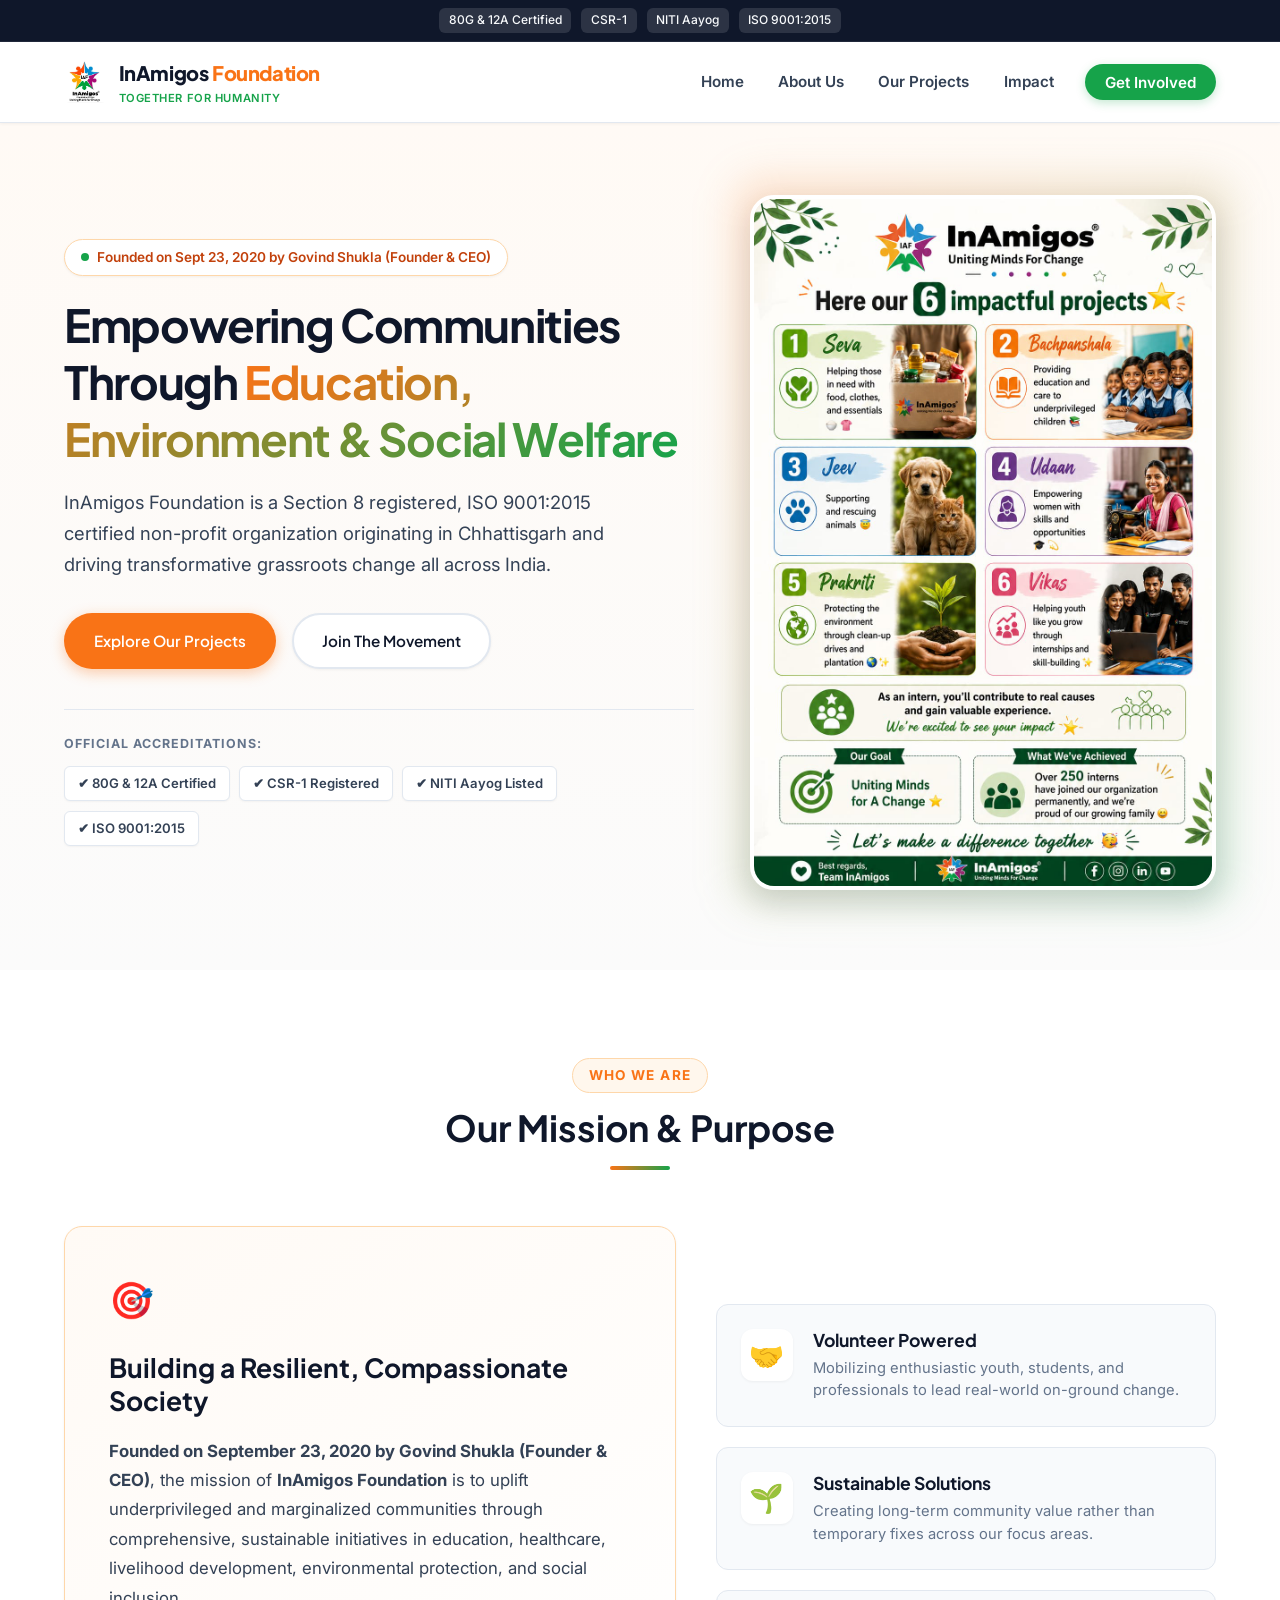
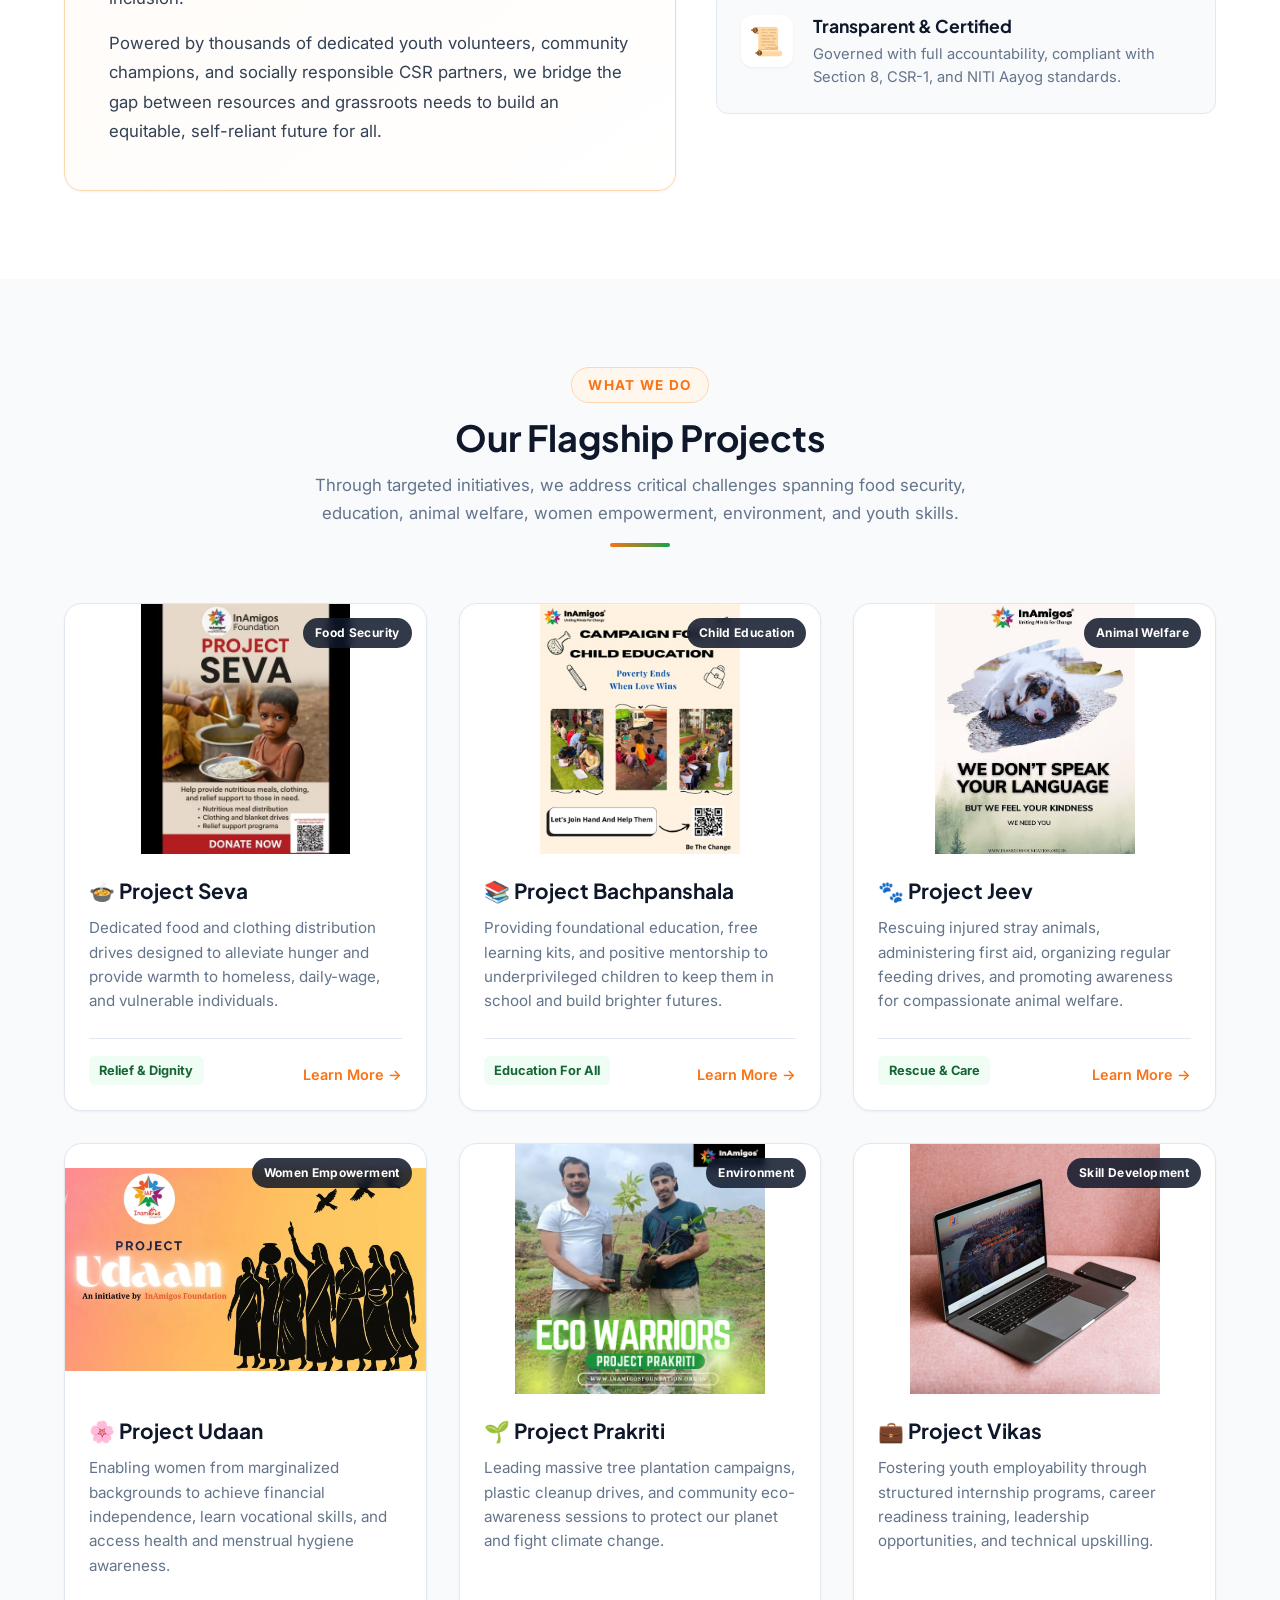
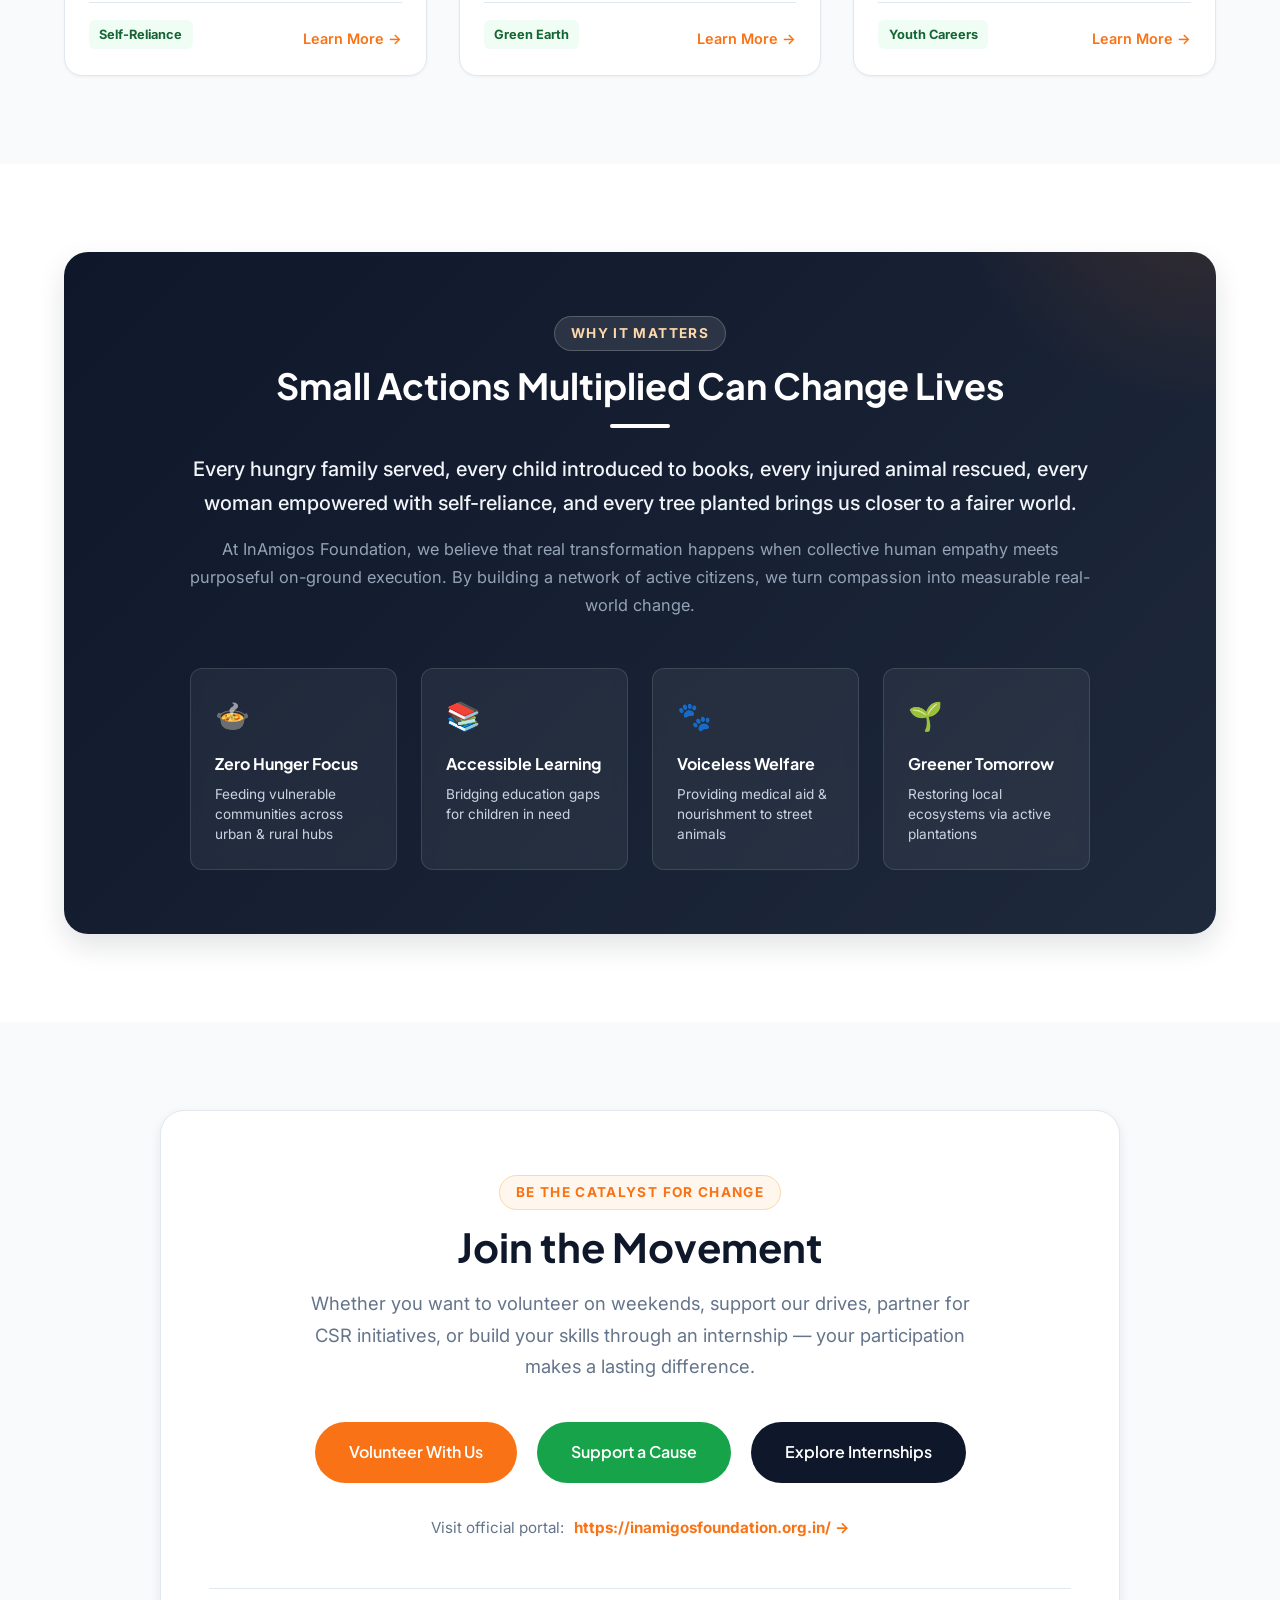
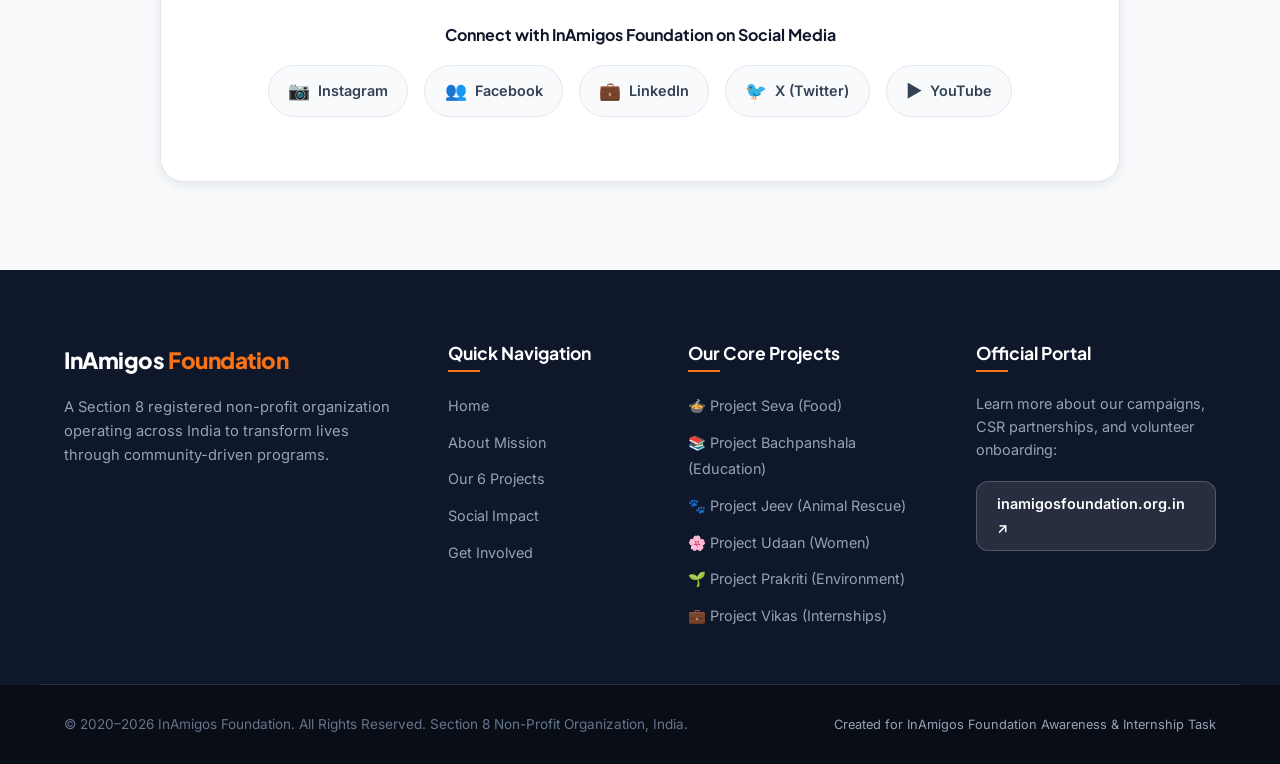
<file: index.html>
<!DOCTYPE html>
<html lang="en">
<head>
  <meta charset="UTF-8">
  <meta name="viewport" content="width=device-width, initial-scale=1.0">
  <meta name="description" content="InAmigos Foundation - Section 8 certified non-profit organization dedicated to empowering communities through education, environment, healthcare, animal welfare, and social inclusion across India.">
  <meta name="keywords" content="InAmigos Foundation, NGO India, Project Seva, Bachpanshala, Project Jeev, Project Udaan, Project Prakriti, Project Vikas, Govind Shukla, Chhattisgarh NGO">
  <title>InAmigos Foundation | Empowering Communities & Changing Lives</title>

  <!-- Google Fonts: Plus Jakarta Sans & Inter -->
  <link rel="preconnect" href="https://fonts.googleapis.com">
  <link rel="preconnect" href="https://fonts.gstatic.com" crossorigin>
  <link href="https://fonts.googleapis.com/css2?family=Inter:wght@300;400;500;600;700&family=Plus+Jakarta+Sans:wght@500;600;700;800&display=swap" rel="stylesheet">

  <!-- External Stylesheet -->
  <link rel="stylesheet" href="style.css">
  <script>
    if ('scrollRestoration' in history) {
      history.scrollRestoration = 'manual';
    }
    window.scrollTo(0,0);
  </script>
</head>
<body>

  <!-- TOP BAR: Quick credentials badge -->
  <div class="top-bar">
    <div class="container top-bar-content">
      <div class="top-bar-tags" style="display: flex; justify-content: center; gap: 10px; width: 100%; flex-wrap: wrap;">
        <span class="badge">80G &amp; 12A Certified</span>
        <span class="badge">CSR-1</span>
        <span class="badge">NITI Aayog</span>
        <span class="badge">ISO 9001:2015</span>
      </div>
    </div>
  </div>

  <!-- 1. HEADER & HERO SECTION -->
  <header class="site-header" id="header">
    <div class="container nav-container">
      <a href="#hero" class="brand-logo" aria-label="InAmigos Foundation Home">
        <img src="images/logo.png" alt="InAmigos Foundation Logo" class="logo-img" onerror="this.style.display='none'">
        <div class="brand-text">
          <span class="brand-name">InAmigos <span class="brand-highlight">Foundation</span></span>
          <span class="brand-tag">Together for Humanity</span>
        </div>
      </a>

      <!-- Mobile Navigation Toggle (Pure HTML/CSS) -->
      <input type="checkbox" id="nav-toggle" class="nav-toggle" aria-label="Toggle navigation menu">
      <label for="nav-toggle" class="nav-toggle-label" aria-hidden="true">
        <span></span>
        <span></span>
        <span></span>
      </label>

      <nav class="main-nav" aria-label="Main Navigation">
        <ul class="nav-links">
          <li><a href="#hero" class="nav-link">Home</a></li>
          <li><a href="#about" class="nav-link">About Us</a></li>
          <li><a href="#projects" class="nav-link">Our Projects</a></li>
          <li><a href="#impact" class="nav-link">Impact</a></li>
          <li><a href="#join" class="nav-link nav-btn-join">Get Involved</a></li>
        </ul>
      </nav>
    </div>
  </header>

  <main>
    <!-- 1. HERO SECTION -->
    <section class="hero-section" id="hero">
      <div class="container hero-grid">
        <div class="hero-content">
          <div class="hero-badge">
            <span class="pulse-dot"></span> Founded on Sept 23, 2020 by Govind Shukla (Founder &amp; CEO)
          </div>
          <h1 class="hero-title">
            Empowering Communities Through <span class="text-gradient">Education, Environment &amp; Social Welfare</span>
          </h1>
          <p class="hero-description">
            InAmigos Foundation is a Section 8 registered, ISO 9001:2015 certified non-profit organization originating in Chhattisgarh and driving transformative grassroots change all across India.
          </p>

          <div class="hero-actions">
            <a href="#projects" class="btn btn-primary">Explore Our Projects</a>
            <a href="#join" class="btn btn-secondary">Join The Movement</a>
          </div>

          <!-- Trust Badges & Accreditations -->
          <div class="accreditations">
            <span class="accreditation-label">Official Accreditations:</span>
            <div class="accreditation-items">
              <div class="accreditation-tag">✔ 80G &amp; 12A Certified</div>
              <div class="accreditation-tag">✔ CSR-1 Registered</div>
              <div class="accreditation-tag">✔ NITI Aayog Listed</div>
              <div class="accreditation-tag">✔ ISO 9001:2015</div>
            </div>
          </div>
        </div>

        <div class="hero-visual">
          <div class="image-card-wrapper">
            <div class="image-glow"></div>
            <img src="images/hero.jpg" alt="InAmigos Foundation volunteers and community initiatives in action" class="hero-image">
          </div>
        </div>
      </div>
    </section>

    <!-- 2. ABOUT / MISSION SECTION -->
    <section class="about-section" id="about">
      <div class="container">
        <div class="section-header text-center">
          <span class="section-subtitle">Who We Are</span>
          <h2 class="section-title">Our Mission &amp; Purpose</h2>
          <div class="title-bar"></div>
        </div>

        <div class="about-grid">
          <div class="about-card main-mission-card">
            <div class="mission-icon-badge">🎯</div>
            <h3>Building a Resilient, Compassionate Society</h3>
            <p>
              <strong>Founded on September 23, 2020 by Govind Shukla (Founder &amp; CEO)</strong>, the mission of <strong>InAmigos Foundation</strong> is to uplift underprivileged and marginalized communities through comprehensive, sustainable initiatives in education, healthcare, livelihood development, environmental protection, and social inclusion.
            </p>
            <p>
              Powered by thousands of dedicated youth volunteers, community champions, and socially responsible CSR partners, we bridge the gap between resources and grassroots needs to build an equitable, self-reliant future for all.
            </p>
          </div>

          <div class="about-pillars">
            <div class="pillar-card">
              <div class="pillar-icon">🤝</div>
              <div class="pillar-content">
                <h4>Volunteer Powered</h4>
                <p>Mobilizing enthusiastic youth, students, and professionals to lead real-world on-ground change.</p>
              </div>
            </div>

            <div class="pillar-card">
              <div class="pillar-icon">🌱</div>
              <div class="pillar-content">
                <h4>Sustainable Solutions</h4>
                <p>Creating long-term community value rather than temporary fixes across our focus areas.</p>
              </div>
            </div>

            <div class="pillar-card">
              <div class="pillar-icon">📜</div>
              <div class="pillar-content">
                <h4>Transparent &amp; Certified</h4>
                <p>Governed with full accountability, compliant with Section 8, CSR-1, and NITI Aayog standards.</p>
              </div>
            </div>
          </div>
        </div>
      </div>
    </section>

    <!-- 3. OUR PROJECTS SECTION -->
    <section class="projects-section" id="projects">
      <div class="container">
        <div class="section-header text-center">
          <span class="section-subtitle">What We Do</span>
          <h2 class="section-title">Our Flagship Projects</h2>
          <p class="section-intro">
            Through targeted initiatives, we address critical challenges spanning food security, education, animal welfare, women empowerment, environment, and youth skills.
          </p>
          <div class="title-bar"></div>
        </div>

        <div class="projects-grid">
          <!-- Project 1: Seva -->
          <article class="project-card">
            <div class="project-image-box">
              <img src="images/seva.jpg" alt="Project Seva - Food and clothing distribution for the underprivileged" class="project-img">
              <span class="project-tag">Food Security</span>
            </div>
            <div class="project-body">
              <h3 class="project-title">🍲 Project Seva</h3>
              <p class="project-desc">
                Dedicated food and clothing distribution drives designed to alleviate hunger and provide warmth to homeless, daily-wage, and vulnerable individuals.
              </p>
              <div class="project-footer">
                <span class="project-impact-badge">Relief &amp; Dignity</span>
                <a href="seva.html" class="project-link">Learn More &rarr;</a>
              </div>
            </div>
          </article>

          <!-- Project 2: Bachpanshala -->
          <article class="project-card">
            <div class="project-image-box">
              <img src="images/bachpanshala.jpg" alt="Project Bachpanshala - Child education and mentorship drive" class="project-img">
              <span class="project-tag">Child Education</span>
            </div>
            <div class="project-body">
              <h3 class="project-title">📚 Project Bachpanshala</h3>
              <p class="project-desc">
                Providing foundational education, free learning kits, and positive mentorship to underprivileged children to keep them in school and build brighter futures.
              </p>
              <div class="project-footer">
                <span class="project-impact-badge">Education For All</span>
                <a href="bachpanshala.html" class="project-link">Learn More &rarr;</a>
              </div>
            </div>
          </article>

          <!-- Project 3: Jeev -->
          <article class="project-card">
            <div class="project-image-box">
              <img src="images/jeev.jpg" alt="Project Jeev - Animal rescue, medical welfare, and rehabilitation" class="project-img">
              <span class="project-tag">Animal Welfare</span>
            </div>
            <div class="project-body">
              <h3 class="project-title">🐾 Project Jeev</h3>
              <p class="project-desc">
                Rescuing injured stray animals, administering first aid, organizing regular feeding drives, and promoting awareness for compassionate animal welfare.
              </p>
              <div class="project-footer">
                <span class="project-impact-badge">Rescue &amp; Care</span>
                <a href="jeev.html" class="project-link">Learn More &rarr;</a>
              </div>
            </div>
          </article>

          <!-- Project 4: Udaan -->
          <article class="project-card">
            <div class="project-image-box">
              <img src="images/udaan.jpg" alt="Project Udaan - Women's empowerment and financial independence workshops" class="project-img">
              <span class="project-tag">Women Empowerment</span>
            </div>
            <div class="project-body">
              <h3 class="project-title">🌸 Project Udaan</h3>
              <p class="project-desc">
                Enabling women from marginalized backgrounds to achieve financial independence, learn vocational skills, and access health and menstrual hygiene awareness.
              </p>
              <div class="project-footer">
                <span class="project-impact-badge">Self-Reliance</span>
                <a href="udaan.html" class="project-link">Learn More &rarr;</a>
              </div>
            </div>
          </article>

          <!-- Project 5: Prakriti -->
          <article class="project-card">
            <div class="project-image-box">
              <img src="images/prakriti.jpg" alt="Project Prakriti - Environmental conservation and tree plantation drives" class="project-img">
              <span class="project-tag">Environment</span>
            </div>
            <div class="project-body">
              <h3 class="project-title">🌱 Project Prakriti</h3>
              <p class="project-desc">
                Leading massive tree plantation campaigns, plastic cleanup drives, and community eco-awareness sessions to protect our planet and fight climate change.
              </p>
              <div class="project-footer">
                <span class="project-impact-badge">Green Earth</span>
                <a href="prakriti.html" class="project-link">Learn More &rarr;</a>
              </div>
            </div>
          </article>

          <!-- Project 6: Vikas -->
          <article class="project-card">
            <div class="project-image-box">
              <img src="images/vikas.jpg" alt="Project Vikas - Skill development and youth employability internships" class="project-img">
              <span class="project-tag">Skill Development</span>
            </div>
            <div class="project-body">
              <h3 class="project-title">💼 Project Vikas</h3>
              <p class="project-desc">
                Fostering youth employability through structured internship programs, career readiness training, leadership opportunities, and technical upskilling.
              </p>
              <div class="project-footer">
                <span class="project-impact-badge">Youth Careers</span>
                <a href="vikas.html" class="project-link">Learn More &rarr;</a>
              </div>
            </div>
          </article>
        </div>
      </div>
    </section>

    <!-- 4. SOCIAL IMPACT / WHY IT MATTERS SECTION -->
    <section class="impact-section" id="impact">
      <div class="container">
        <div class="impact-banner">
          <div class="impact-text-wrapper">
            <span class="section-subtitle light-text">Why It Matters</span>
            <h2 class="section-title text-white">Small Actions Multiplied Can Change Lives</h2>
            <div class="title-bar title-bar-white"></div>
            <p class="impact-lead">
              Every hungry family served, every child introduced to books, every injured animal rescued, every woman empowered with self-reliance, and every tree planted brings us closer to a fairer world.
            </p>
            <p class="impact-sub">
              At InAmigos Foundation, we believe that real transformation happens when collective human empathy meets purposeful on-ground execution. By building a network of active citizens, we turn compassion into measurable real-world change.
            </p>

            <div class="impact-metrics-grid">
              <div class="metric-card">
                <div class="metric-icon">🍲</div>
                <div class="metric-title">Zero Hunger Focus</div>
                <div class="metric-desc">Feeding vulnerable communities across urban &amp; rural hubs</div>
              </div>
              <div class="metric-card">
                <div class="metric-icon">📚</div>
                <div class="metric-title">Accessible Learning</div>
                <div class="metric-desc">Bridging education gaps for children in need</div>
              </div>
              <div class="metric-card">
                <div class="metric-icon">🐾</div>
                <div class="metric-title">Voiceless Welfare</div>
                <div class="metric-desc">Providing medical aid &amp; nourishment to street animals</div>
              </div>
              <div class="metric-card">
                <div class="metric-icon">🌱</div>
                <div class="metric-title">Greener Tomorrow</div>
                <div class="metric-desc">Restoring local ecosystems via active plantations</div>
              </div>
            </div>
          </div>
        </div>
      </div>
    </section>

    <!-- 5. CALL TO ACTION SECTION -->
    <section class="cta-section" id="join">
      <div class="container">
        <div class="cta-card">
          <span class="section-subtitle">Be The Catalyst For Change</span>
          <h2 class="cta-heading">Join the Movement</h2>
          <p class="cta-text">
            Whether you want to volunteer on weekends, support our drives, partner for CSR initiatives, or build your skills through an internship — your participation makes a lasting difference.
          </p>

          <!-- Action Buttons -->
          <div class="cta-buttons">
            <a href="https://inamigosfoundation.org.in/" target="_blank" rel="noopener noreferrer" class="btn btn-cta btn-orange">
              Volunteer With Us
            </a>
            <a href="https://inamigosfoundation.org.in/" target="_blank" rel="noopener noreferrer" class="btn btn-cta btn-green">
              Support a Cause
            </a>
            <a href="https://inamigosfoundation.org.in/" target="_blank" rel="noopener noreferrer" class="btn btn-cta btn-dark">
              Explore Internships
            </a>
          </div>

          <div class="cta-official-link">
            <span>Visit official portal:</span>
            <a href="https://inamigosfoundation.org.in/" target="_blank" rel="noopener noreferrer" class="link-external">
              https://inamigosfoundation.org.in/ &rarr;
            </a>
          </div>

          <!-- Social Links -->
          <div class="social-connect">
            <h4 class="social-title">Connect with InAmigos Foundation on Social Media</h4>
            <div class="social-links">
              <a href="https://www.instagram.com/inamigosfoundation/" target="_blank" rel="noopener noreferrer" class="social-link" aria-label="Follow on Instagram">
                <span class="social-icon">📷</span>
                <span class="social-name">Instagram</span>
              </a>
              <a href="https://www.facebook.com/inamigosfoundation/" target="_blank" rel="noopener noreferrer" class="social-link" aria-label="Follow on Facebook">
                <span class="social-icon">👥</span>
                <span class="social-name">Facebook</span>
              </a>
              <a href="https://www.linkedin.com/company/inamigosfoundation/" target="_blank" rel="noopener noreferrer" class="social-link" aria-label="Connect on LinkedIn">
                <span class="social-icon">💼</span>
                <span class="social-name">LinkedIn</span>
              </a>
              <a href="https://twitter.com/inamigosngo" target="_blank" rel="noopener noreferrer" class="social-link" aria-label="Follow on X (Twitter)">
                <span class="social-icon">🐦</span>
                <span class="social-name">X (Twitter)</span>
              </a>
              <a href="https://www.youtube.com/@inamigosfoundation" target="_blank" rel="noopener noreferrer" class="social-link" aria-label="Subscribe on YouTube">
                <span class="social-icon">▶️</span>
                <span class="social-name">YouTube</span>
              </a>
            </div>
          </div>
        </div>
      </div>
    </section>
  </main>

  <!-- 6. FOOTER -->
  <footer class="site-footer">
    <div class="container footer-grid">
      <div class="footer-col footer-about">
        <div class="footer-brand">
          <span class="brand-name">InAmigos <span class="brand-highlight">Foundation</span></span>
        </div>
        <p class="footer-desc">
          A Section 8 registered non-profit organization operating across India to transform lives through community-driven programs.
        </p>
      </div>

      <div class="footer-col footer-nav">
        <h4 class="footer-heading">Quick Navigation</h4>
        <ul class="footer-links">
          <li><a href="#hero">Home</a></li>
          <li><a href="#about">About Mission</a></li>
          <li><a href="#projects">Our 6 Projects</a></li>
          <li><a href="#impact">Social Impact</a></li>
          <li><a href="#join">Get Involved</a></li>
        </ul>
      </div>

      <div class="footer-col footer-projects">
        <h4 class="footer-heading">Our Core Projects</h4>
        <ul class="footer-links">
          <li><a href="seva.html">🍲 Project Seva (Food)</a></li>
          <li><a href="bachpanshala.html">📚 Project Bachpanshala (Education)</a></li>
          <li><a href="jeev.html">🐾 Project Jeev (Animal Rescue)</a></li>
          <li><a href="udaan.html">🌸 Project Udaan (Women)</a></li>
          <li><a href="prakriti.html">🌱 Project Prakriti (Environment)</a></li>
          <li><a href="vikas.html">💼 Project Vikas (Internships)</a></li>
        </ul>
      </div>

      <div class="footer-col footer-contact">
        <h4 class="footer-heading">Official Portal</h4>
        <p class="footer-text">Learn more about our campaigns, CSR partnerships, and volunteer onboarding:</p>
        <a href="https://inamigosfoundation.org.in/" target="_blank" rel="noopener noreferrer" class="footer-official-btn">
          inamigosfoundation.org.in ↗
        </a>
      </div>
    </div>

    <div class="footer-bottom">
      <div class="container footer-bottom-content">
        <p>&copy; 2020–2026 InAmigos Foundation. All Rights Reserved. Section 8 Non-Profit Organization, India.</p>
        <p class="internship-note">Created for InAmigos Foundation Awareness &amp; Internship Task</p>
      </div>
    </div>
  </footer>

</body>
</html>
</file>
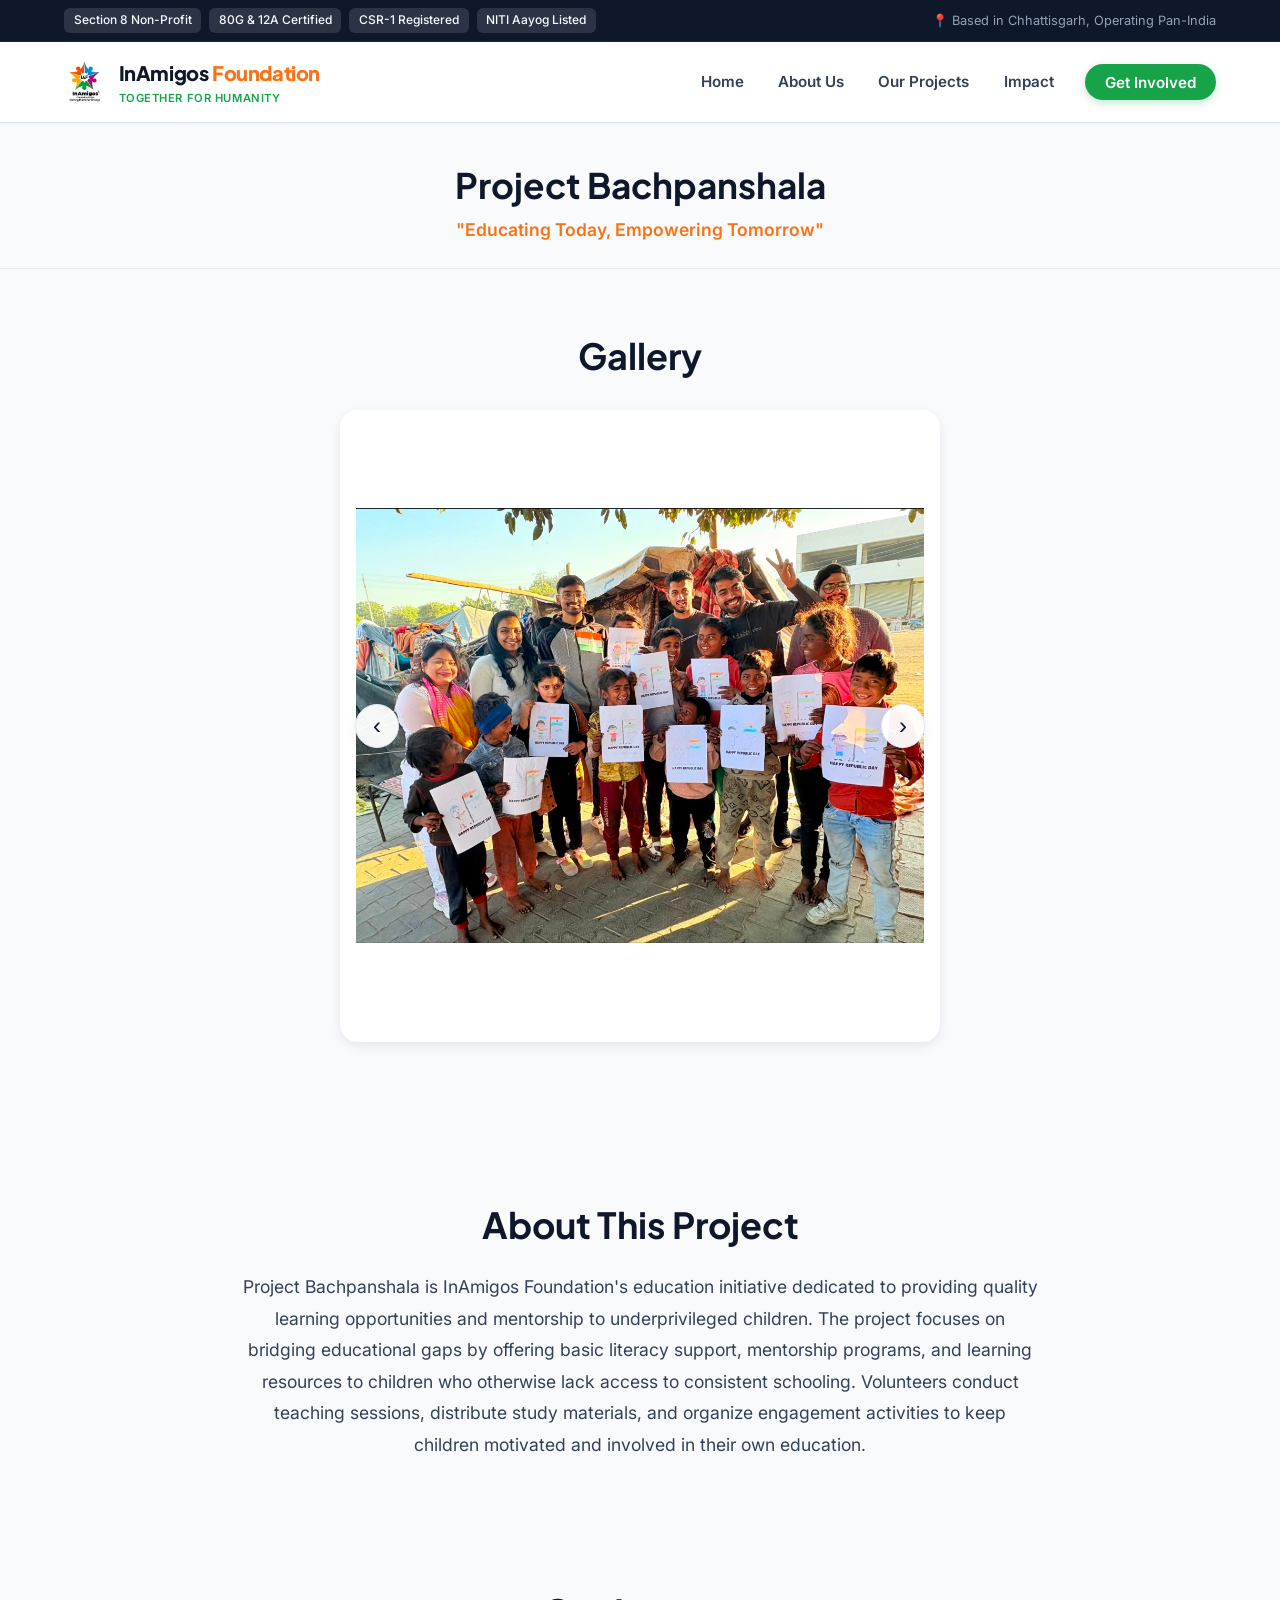
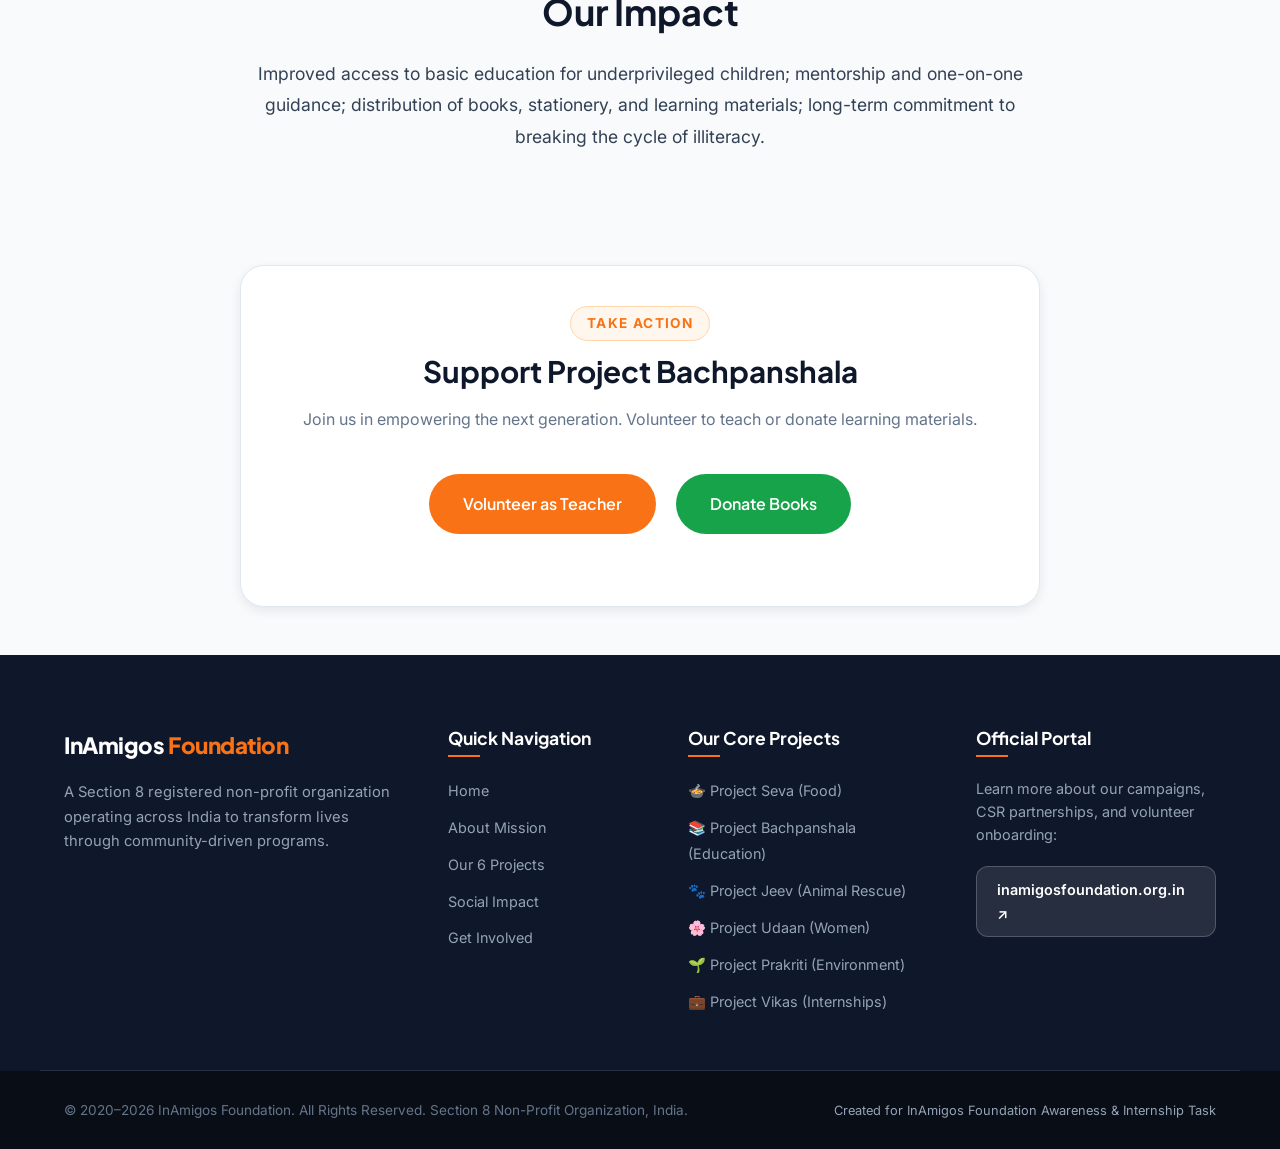
<file: bachpanshala.html>
<!DOCTYPE html>
<html lang="en">
<head>
  <meta charset="UTF-8">
  <meta name="viewport" content="width=device-width, initial-scale=1.0">
  <meta name="description" content="Project Bachpanshala - Educating Today, Empowering Tomorrow">
  <title>Project Bachpanshala | InAmigos Foundation</title>

  <!-- Google Fonts: Plus Jakarta Sans & Inter -->
  <link rel="preconnect" href="https://fonts.googleapis.com">
  <link rel="preconnect" href="https://fonts.gstatic.com" crossorigin>
  <link href="https://fonts.googleapis.com/css2?family=Inter:wght@300;400;500;600;700&family=Plus+Jakarta+Sans:wght@500;600;700;800&display=swap" rel="stylesheet">

  <!-- External Stylesheet -->
  <link rel="stylesheet" href="style.css">
  <script src="script.js" defer></script>
</head>
<body>

  <!-- TOP BAR -->
  <div class="top-bar">
    <div class="container top-bar-content">
      <div class="top-bar-tags">
        <span class="badge">Section 8 Non-Profit</span>
        <span class="badge">80G &amp; 12A Certified</span>
        <span class="badge">CSR-1 Registered</span>
        <span class="badge">NITI Aayog Listed</span>
      </div>
      <div class="top-bar-info">
        <span>📍 Based in Chhattisgarh, Operating Pan-India</span>
      </div>
    </div>
  </div>

  <!-- HEADER & NAVIGATION -->
  <header class="site-header" id="header">
    <div class="container nav-container">
      <a href="index.html" class="brand-logo" aria-label="InAmigos Foundation Home">
        <img src="images/logo.png" alt="InAmigos Foundation Logo" class="logo-img" onerror="this.style.display='none'">
        <div class="brand-text">
          <span class="brand-name">InAmigos <span class="brand-highlight">Foundation</span></span>
          <span class="brand-tag">Together for Humanity</span>
        </div>
      </a>

      <!-- Mobile Navigation Toggle -->
      <input type="checkbox" id="nav-toggle" class="nav-toggle" aria-label="Toggle navigation menu">
      <label for="nav-toggle" class="nav-toggle-label" aria-hidden="true">
        <span></span>
        <span></span>
        <span></span>
      </label>

      <nav class="main-nav" aria-label="Main Navigation">
        <ul class="nav-links">
          <li><a href="index.html" class="nav-link">Home</a></li>
          <li><a href="index.html#about" class="nav-link">About Us</a></li>
          <li><a href="index.html#projects" class="nav-link">Our Projects</a></li>
          <li><a href="index.html#impact" class="nav-link">Impact</a></li>
          <li><a href="index.html#join" class="nav-link nav-btn-join">Get Involved</a></li>
        </ul>
      </nav>
    </div>
  </header>

  <main>
    <section class="project-hero">
      <div class="container">
        <h1 class="project-page-title">Project Bachpanshala</h1>
        <p class="project-tagline">"Educating Today, Empowering Tomorrow"</p>
      </div>
    </section>

    <section class="project-section">
      <div class="container">
        <h2 class="project-section-title">Gallery</h2>
        <div class="carousel-container">
          <button class="carousel-btn prev" aria-label="Previous image">‹</button>
          <div class="carousel-track">
            <div class="carousel-slide"><img src="images/bachpanshala/bachpanshala1.jpg" alt="Children learning in a classroom"></div>
            <div class="carousel-slide"><img src="images/bachpanshala/bachpanshala2.jpg" alt="Volunteer teaching children"></div>
            <div class="carousel-slide"><img src="images/bachpanshala/bachpanshala3.jpg" alt="Distributing study materials"></div>
            <div class="carousel-slide"><img src="images/bachpanshala/bachpanshala4.jpg" alt="Kids participating in activities"></div>
            <div class="carousel-slide"><img src="images/bachpanshala/bachpanshala5.jpg" alt="Happy students with new books"></div>
          </div>
          <button class="carousel-btn next" aria-label="Next image">›</button>
        </div>
      </div>
    </section>

    <section class="project-section">
      <div class="container">
        <h2 class="project-section-title">About This Project</h2>
        <p class="project-text">
          Project Bachpanshala is InAmigos Foundation's education initiative dedicated to providing quality learning opportunities and mentorship to underprivileged children. The project focuses on bridging educational gaps by offering basic literacy support, mentorship programs, and learning resources to children who otherwise lack access to consistent schooling. Volunteers conduct teaching sessions, distribute study materials, and organize engagement activities to keep children motivated and involved in their own education.
        </p>
      </div>
    </section>

    <section class="project-section">
      <div class="container">
        <h2 class="project-section-title">Our Impact</h2>
        <p class="project-text">
          Improved access to basic education for underprivileged children; mentorship and one-on-one guidance; distribution of books, stationery, and learning materials; long-term commitment to breaking the cycle of illiteracy.
        </p>
      </div>
    </section>

    <section class="cta-section cta-section-small" id="join">
      <div class="container">
        <div class="cta-card">
          <span class="section-subtitle">Take Action</span>
          <h2 class="cta-heading">Support Project Bachpanshala</h2>
          <p class="cta-text">
            Join us in empowering the next generation. Volunteer to teach or donate learning materials.
          </p>
          <div class="cta-buttons">
            <a href="https://inamigosfoundation.org.in/" target="_blank" rel="noopener noreferrer" class="btn btn-cta btn-orange">Volunteer as Teacher</a>
            <a href="https://inamigosfoundation.org.in/" target="_blank" rel="noopener noreferrer" class="btn btn-cta btn-green">Donate Books</a>
          </div>
        </div>
      </div>
    </section>
  </main>

  <!-- FOOTER -->
  <footer class="site-footer">
    <div class="container footer-grid">
      <div class="footer-col footer-about">
        <div class="footer-brand">
          <span class="brand-name">InAmigos <span class="brand-highlight">Foundation</span></span>
        </div>
        <p class="footer-desc">
          A Section 8 registered non-profit organization operating across India to transform lives through community-driven programs.
        </p>
      </div>

      <div class="footer-col footer-nav">
        <h4 class="footer-heading">Quick Navigation</h4>
        <ul class="footer-links">
          <li><a href="index.html">Home</a></li>
          <li><a href="index.html#about">About Mission</a></li>
          <li><a href="index.html#projects">Our 6 Projects</a></li>
          <li><a href="index.html#impact">Social Impact</a></li>
          <li><a href="index.html#join">Get Involved</a></li>
        </ul>
      </div>

      <div class="footer-col footer-projects">
        <h4 class="footer-heading">Our Core Projects</h4>
        <ul class="footer-links">
          <li><a href="seva.html">🍲 Project Seva (Food)</a></li>
          <li><a href="bachpanshala.html">📚 Project Bachpanshala (Education)</a></li>
          <li><a href="jeev.html">🐾 Project Jeev (Animal Rescue)</a></li>
          <li><a href="udaan.html">🌸 Project Udaan (Women)</a></li>
          <li><a href="prakriti.html">🌱 Project Prakriti (Environment)</a></li>
          <li><a href="vikas.html">💼 Project Vikas (Internships)</a></li>
        </ul>
      </div>

      <div class="footer-col footer-contact">
        <h4 class="footer-heading">Official Portal</h4>
        <p class="footer-text">Learn more about our campaigns, CSR partnerships, and volunteer onboarding:</p>
        <a href="https://inamigosfoundation.org.in/" target="_blank" rel="noopener noreferrer" class="footer-official-btn">
          inamigosfoundation.org.in ↗
        </a>
      </div>
    </div>

    <div class="footer-bottom">
      <div class="container footer-bottom-content">
        <p>&copy; 2020–2026 InAmigos Foundation. All Rights Reserved. Section 8 Non-Profit Organization, India.</p>
        <p class="internship-note">Created for InAmigos Foundation Awareness &amp; Internship Task</p>
      </div>
    </div>
  </footer>

</body>
</html>
</file>
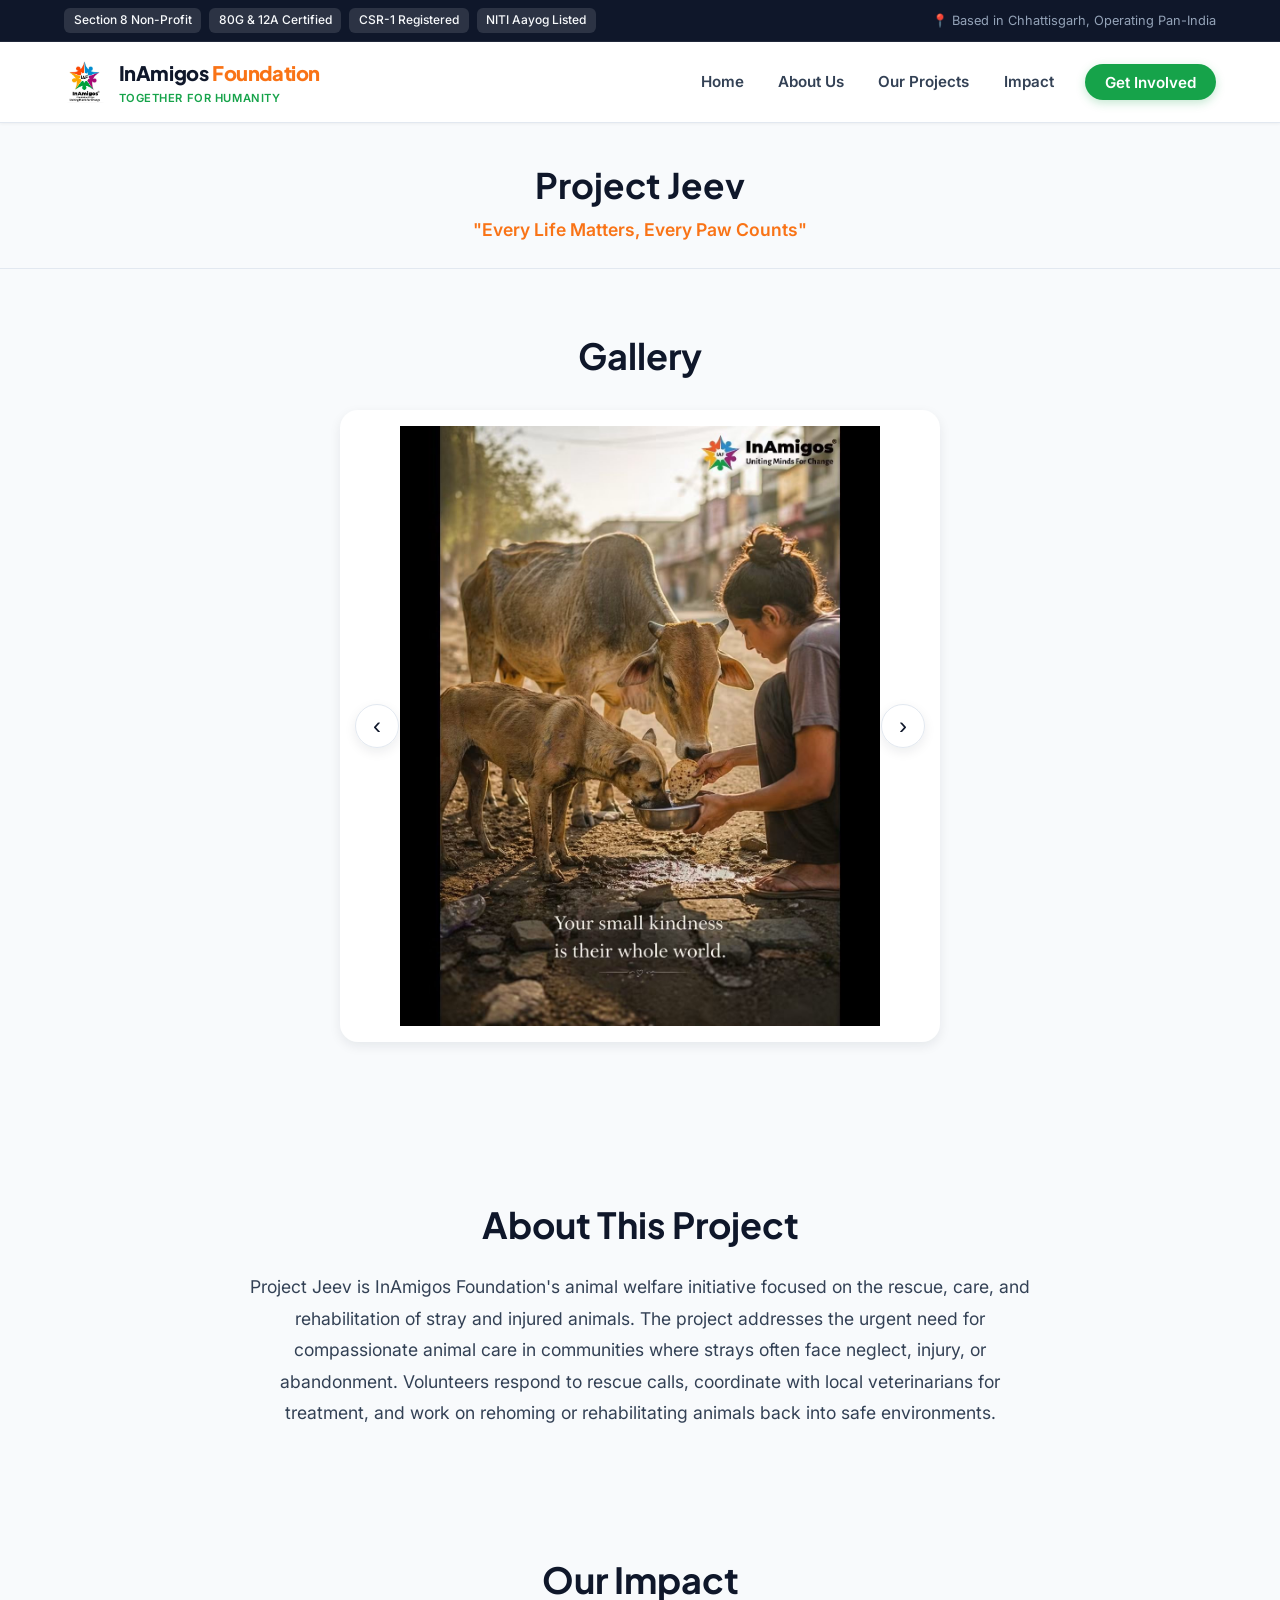
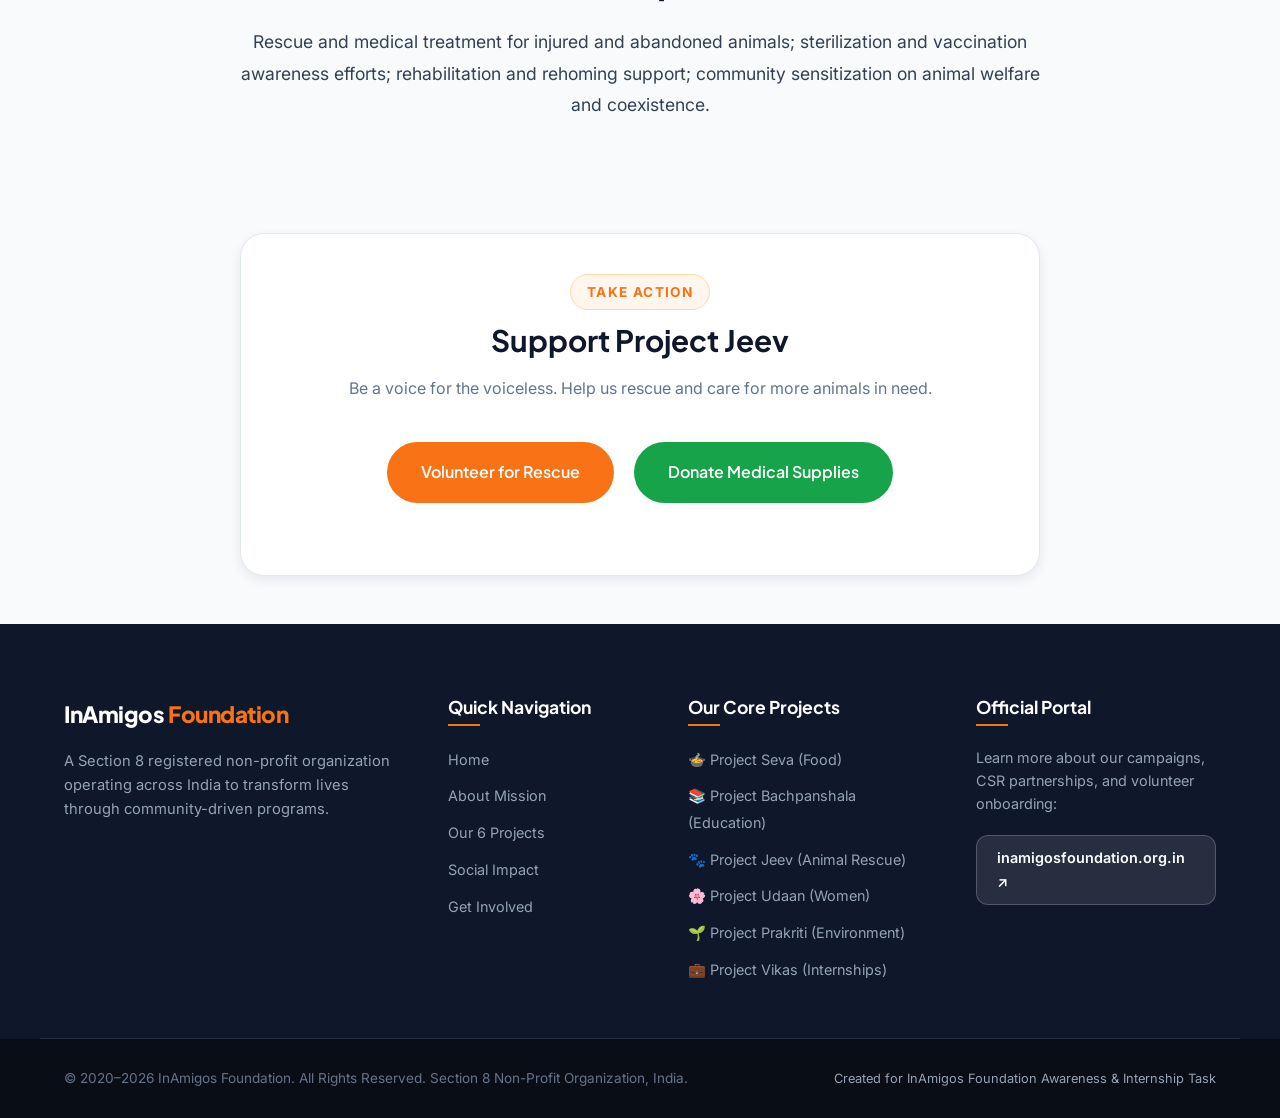
<file: jeev.html>
<!DOCTYPE html>
<html lang="en">
<head>
  <meta charset="UTF-8">
  <meta name="viewport" content="width=device-width, initial-scale=1.0">
  <meta name="description" content="Project Jeev - Every Life Matters, Every Paw Counts">
  <title>Project Jeev | InAmigos Foundation</title>

  <link rel="preconnect" href="https://fonts.googleapis.com">
  <link rel="preconnect" href="https://fonts.gstatic.com" crossorigin>
  <link href="https://fonts.googleapis.com/css2?family=Inter:wght@300;400;500;600;700&family=Plus+Jakarta+Sans:wght@500;600;700;800&display=swap" rel="stylesheet">

  <link rel="stylesheet" href="style.css">
  <script src="script.js" defer></script>
</head>
<body>

  <div class="top-bar">
    <div class="container top-bar-content">
      <div class="top-bar-tags">
        <span class="badge">Section 8 Non-Profit</span>
        <span class="badge">80G &amp; 12A Certified</span>
        <span class="badge">CSR-1 Registered</span>
        <span class="badge">NITI Aayog Listed</span>
      </div>
      <div class="top-bar-info">
        <span>📍 Based in Chhattisgarh, Operating Pan-India</span>
      </div>
    </div>
  </div>

  <header class="site-header" id="header">
    <div class="container nav-container">
      <a href="index.html" class="brand-logo" aria-label="InAmigos Foundation Home">
        <img src="images/logo.png" alt="InAmigos Foundation Logo" class="logo-img" onerror="this.style.display='none'">
        <div class="brand-text">
          <span class="brand-name">InAmigos <span class="brand-highlight">Foundation</span></span>
          <span class="brand-tag">Together for Humanity</span>
        </div>
      </a>

      <input type="checkbox" id="nav-toggle" class="nav-toggle" aria-label="Toggle navigation menu">
      <label for="nav-toggle" class="nav-toggle-label" aria-hidden="true">
        <span></span>
        <span></span>
        <span></span>
      </label>

      <nav class="main-nav" aria-label="Main Navigation">
        <ul class="nav-links">
          <li><a href="index.html" class="nav-link">Home</a></li>
          <li><a href="index.html#about" class="nav-link">About Us</a></li>
          <li><a href="index.html#projects" class="nav-link">Our Projects</a></li>
          <li><a href="index.html#impact" class="nav-link">Impact</a></li>
          <li><a href="index.html#join" class="nav-link nav-btn-join">Get Involved</a></li>
        </ul>
      </nav>
    </div>
  </header>

  <main>
    <section class="project-hero">
      <div class="container">
        <h1 class="project-page-title">Project Jeev</h1>
        <p class="project-tagline">"Every Life Matters, Every Paw Counts"</p>
      </div>
    </section>

    <section class="project-section">
      <div class="container">
        <h2 class="project-section-title">Gallery</h2>
        <div class="carousel-container">
          <button class="carousel-btn prev" aria-label="Previous image">‹</button>
          <div class="carousel-track">
            <div class="carousel-slide"><img src="images/jeev/jeev1.jpg" alt="Rescuing a stray dog"></div>
            <div class="carousel-slide"><img src="images/jeev/jeev2.jpg" alt="Veterinary care for an injured animal"></div>
            <div class="carousel-slide"><img src="images/jeev/jeev3.jpg" alt="Feeding street animals"></div>
            <div class="carousel-slide"><img src="images/jeev/jeev4.jpg" alt="Animal shelter setup"></div>
            <div class="carousel-slide"><img src="images/jeev/jeev5.jpg" alt="Happy rehabilitated puppy"></div>
          </div>
          <button class="carousel-btn next" aria-label="Next image">›</button>
        </div>
      </div>
    </section>

    <section class="project-section">
      <div class="container">
        <h2 class="project-section-title">About This Project</h2>
        <p class="project-text">
          Project Jeev is InAmigos Foundation's animal welfare initiative focused on the rescue, care, and rehabilitation of stray and injured animals. The project addresses the urgent need for compassionate animal care in communities where strays often face neglect, injury, or abandonment. Volunteers respond to rescue calls, coordinate with local veterinarians for treatment, and work on rehoming or rehabilitating animals back into safe environments.
        </p>
      </div>
    </section>

    <section class="project-section">
      <div class="container">
        <h2 class="project-section-title">Our Impact</h2>
        <p class="project-text">
          Rescue and medical treatment for injured and abandoned animals; sterilization and vaccination awareness efforts; rehabilitation and rehoming support; community sensitization on animal welfare and coexistence.
        </p>
      </div>
    </section>

    <section class="cta-section cta-section-small" id="join">
      <div class="container">
        <div class="cta-card">
          <span class="section-subtitle">Take Action</span>
          <h2 class="cta-heading">Support Project Jeev</h2>
          <p class="cta-text">
            Be a voice for the voiceless. Help us rescue and care for more animals in need.
          </p>
          <div class="cta-buttons">
            <a href="https://inamigosfoundation.org.in/" target="_blank" rel="noopener noreferrer" class="btn btn-cta btn-orange">Volunteer for Rescue</a>
            <a href="https://inamigosfoundation.org.in/" target="_blank" rel="noopener noreferrer" class="btn btn-cta btn-green">Donate Medical Supplies</a>
          </div>
        </div>
      </div>
    </section>
  </main>

  <footer class="site-footer">
    <div class="container footer-grid">
      <div class="footer-col footer-about">
        <div class="footer-brand">
          <span class="brand-name">InAmigos <span class="brand-highlight">Foundation</span></span>
        </div>
        <p class="footer-desc">
          A Section 8 registered non-profit organization operating across India to transform lives through community-driven programs.
        </p>
      </div>

      <div class="footer-col footer-nav">
        <h4 class="footer-heading">Quick Navigation</h4>
        <ul class="footer-links">
          <li><a href="index.html">Home</a></li>
          <li><a href="index.html#about">About Mission</a></li>
          <li><a href="index.html#projects">Our 6 Projects</a></li>
          <li><a href="index.html#impact">Social Impact</a></li>
          <li><a href="index.html#join">Get Involved</a></li>
        </ul>
      </div>

      <div class="footer-col footer-projects">
        <h4 class="footer-heading">Our Core Projects</h4>
        <ul class="footer-links">
          <li><a href="seva.html">🍲 Project Seva (Food)</a></li>
          <li><a href="bachpanshala.html">📚 Project Bachpanshala (Education)</a></li>
          <li><a href="jeev.html">🐾 Project Jeev (Animal Rescue)</a></li>
          <li><a href="udaan.html">🌸 Project Udaan (Women)</a></li>
          <li><a href="prakriti.html">🌱 Project Prakriti (Environment)</a></li>
          <li><a href="vikas.html">💼 Project Vikas (Internships)</a></li>
        </ul>
      </div>

      <div class="footer-col footer-contact">
        <h4 class="footer-heading">Official Portal</h4>
        <p class="footer-text">Learn more about our campaigns, CSR partnerships, and volunteer onboarding:</p>
        <a href="https://inamigosfoundation.org.in/" target="_blank" rel="noopener noreferrer" class="footer-official-btn">
          inamigosfoundation.org.in ↗
        </a>
      </div>
    </div>

    <div class="footer-bottom">
      <div class="container footer-bottom-content">
        <p>&copy; 2020–2026 InAmigos Foundation. All Rights Reserved. Section 8 Non-Profit Organization, India.</p>
        <p class="internship-note">Created for InAmigos Foundation Awareness &amp; Internship Task</p>
      </div>
    </div>
  </footer>

</body>
</html>
</file>
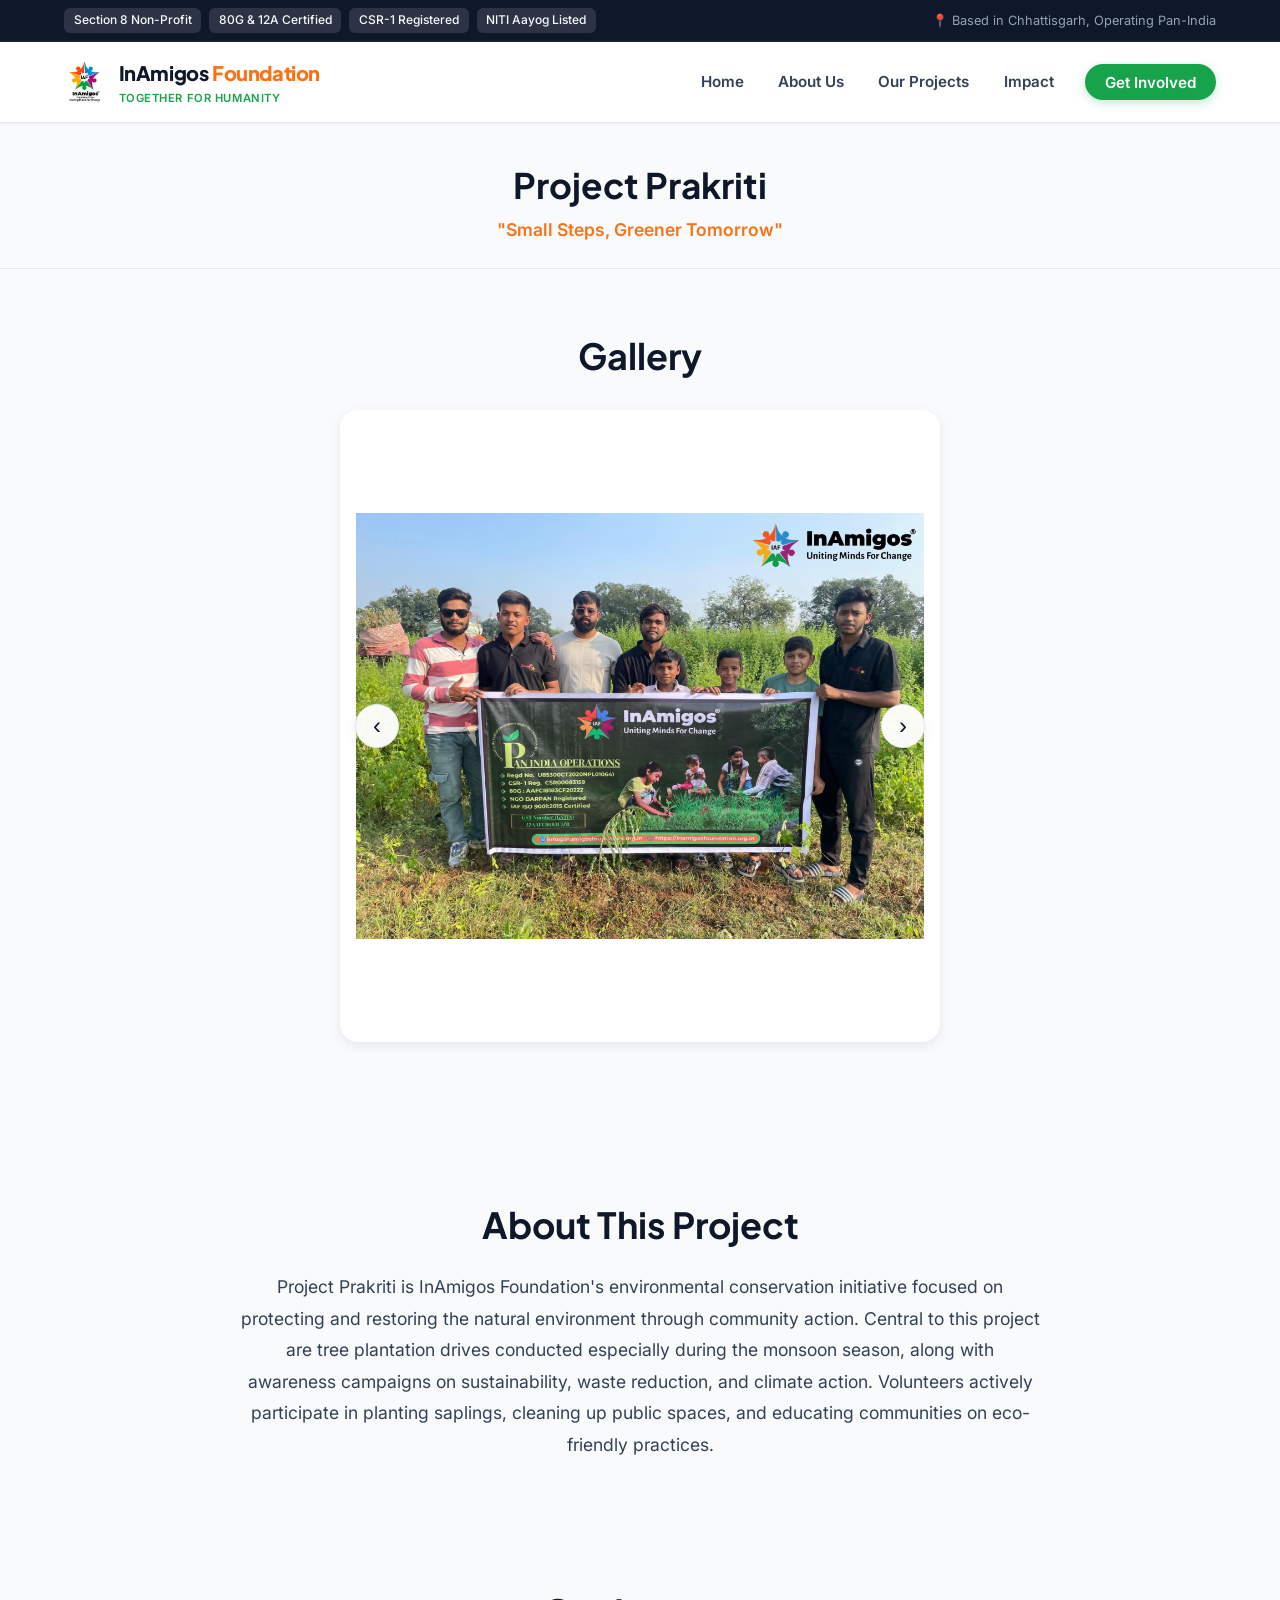
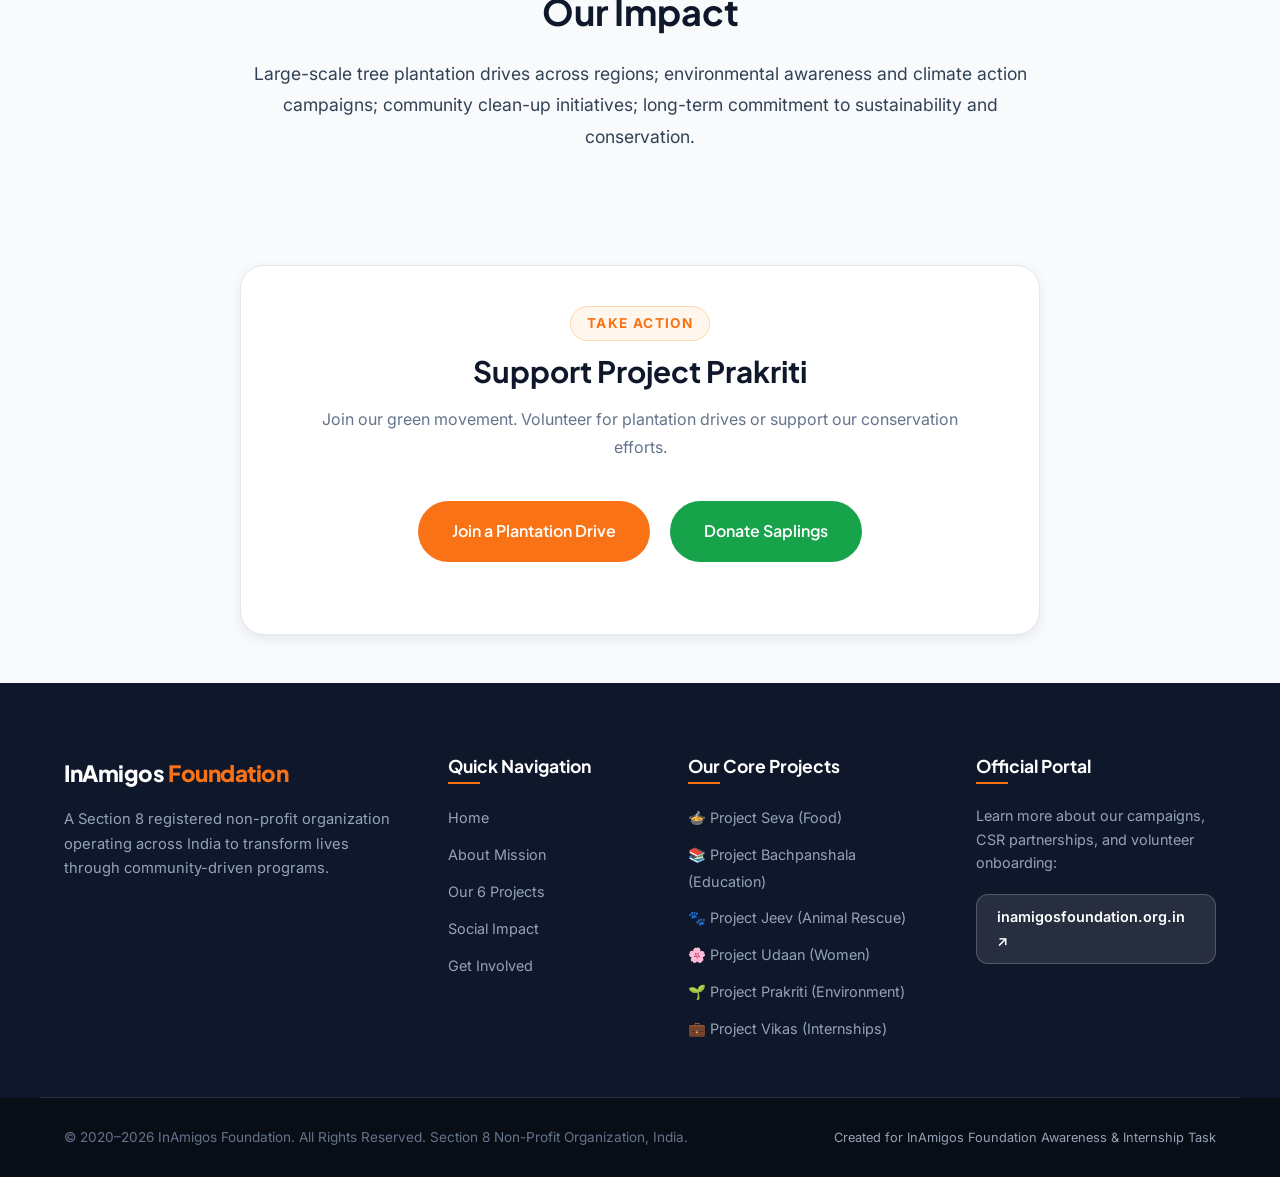
<file: prakriti.html>
<!DOCTYPE html>
<html lang="en">
<head>
  <meta charset="UTF-8">
  <meta name="viewport" content="width=device-width, initial-scale=1.0">
  <meta name="description" content="Project Prakriti - Small Steps, Greener Tomorrow">
  <title>Project Prakriti | InAmigos Foundation</title>

  <link rel="preconnect" href="https://fonts.googleapis.com">
  <link rel="preconnect" href="https://fonts.gstatic.com" crossorigin>
  <link href="https://fonts.googleapis.com/css2?family=Inter:wght@300;400;500;600;700&family=Plus+Jakarta+Sans:wght@500;600;700;800&display=swap" rel="stylesheet">

  <link rel="stylesheet" href="style.css">
  <script src="script.js" defer></script>
</head>
<body>

  <div class="top-bar">
    <div class="container top-bar-content">
      <div class="top-bar-tags">
        <span class="badge">Section 8 Non-Profit</span>
        <span class="badge">80G &amp; 12A Certified</span>
        <span class="badge">CSR-1 Registered</span>
        <span class="badge">NITI Aayog Listed</span>
      </div>
      <div class="top-bar-info">
        <span>📍 Based in Chhattisgarh, Operating Pan-India</span>
      </div>
    </div>
  </div>

  <header class="site-header" id="header">
    <div class="container nav-container">
      <a href="index.html" class="brand-logo" aria-label="InAmigos Foundation Home">
        <img src="images/logo.png" alt="InAmigos Foundation Logo" class="logo-img" onerror="this.style.display='none'">
        <div class="brand-text">
          <span class="brand-name">InAmigos <span class="brand-highlight">Foundation</span></span>
          <span class="brand-tag">Together for Humanity</span>
        </div>
      </a>

      <input type="checkbox" id="nav-toggle" class="nav-toggle" aria-label="Toggle navigation menu">
      <label for="nav-toggle" class="nav-toggle-label" aria-hidden="true">
        <span></span>
        <span></span>
        <span></span>
      </label>

      <nav class="main-nav" aria-label="Main Navigation">
        <ul class="nav-links">
          <li><a href="index.html" class="nav-link">Home</a></li>
          <li><a href="index.html#about" class="nav-link">About Us</a></li>
          <li><a href="index.html#projects" class="nav-link">Our Projects</a></li>
          <li><a href="index.html#impact" class="nav-link">Impact</a></li>
          <li><a href="index.html#join" class="nav-link nav-btn-join">Get Involved</a></li>
        </ul>
      </nav>
    </div>
  </header>

  <main>
    <section class="project-hero">
      <div class="container">
        <h1 class="project-page-title">Project Prakriti</h1>
        <p class="project-tagline">"Small Steps, Greener Tomorrow"</p>
      </div>
    </section>

    <section class="project-section">
      <div class="container">
        <h2 class="project-section-title">Gallery</h2>
        <div class="carousel-container">
          <button class="carousel-btn prev" aria-label="Previous image">‹</button>
          <div class="carousel-track">
            <div class="carousel-slide"><img src="images/prakriti/prakriti1.jpg" alt="Tree plantation drive"></div>
            <div class="carousel-slide"><img src="images/prakriti/prakriti2.jpg" alt="Volunteers planting saplings"></div>
            <div class="carousel-slide"><img src="images/prakriti/prakriti3.jpg" alt="Community clean-up initiative"></div>
            <div class="carousel-slide"><img src="images/prakriti/prakriti4.jpg" alt="Environmental awareness session"></div>
            <div class="carousel-slide"><img src="images/prakriti/prakriti5.jpg" alt="Growing sapling in soil"></div>
          </div>
          <button class="carousel-btn next" aria-label="Next image">›</button>
        </div>
      </div>
    </section>

    <section class="project-section">
      <div class="container">
        <h2 class="project-section-title">About This Project</h2>
        <p class="project-text">
          Project Prakriti is InAmigos Foundation's environmental conservation initiative focused on protecting and restoring the natural environment through community action. Central to this project are tree plantation drives conducted especially during the monsoon season, along with awareness campaigns on sustainability, waste reduction, and climate action. Volunteers actively participate in planting saplings, cleaning up public spaces, and educating communities on eco-friendly practices.
        </p>
      </div>
    </section>

    <section class="project-section">
      <div class="container">
        <h2 class="project-section-title">Our Impact</h2>
        <p class="project-text">
          Large-scale tree plantation drives across regions; environmental awareness and climate action campaigns; community clean-up initiatives; long-term commitment to sustainability and conservation.
        </p>
      </div>
    </section>

    <section class="cta-section cta-section-small" id="join">
      <div class="container">
        <div class="cta-card">
          <span class="section-subtitle">Take Action</span>
          <h2 class="cta-heading">Support Project Prakriti</h2>
          <p class="cta-text">
            Join our green movement. Volunteer for plantation drives or support our conservation efforts.
          </p>
          <div class="cta-buttons">
            <a href="https://inamigosfoundation.org.in/" target="_blank" rel="noopener noreferrer" class="btn btn-cta btn-orange">Join a Plantation Drive</a>
            <a href="https://inamigosfoundation.org.in/" target="_blank" rel="noopener noreferrer" class="btn btn-cta btn-green">Donate Saplings</a>
          </div>
        </div>
      </div>
    </section>
  </main>

  <footer class="site-footer">
    <div class="container footer-grid">
      <div class="footer-col footer-about">
        <div class="footer-brand">
          <span class="brand-name">InAmigos <span class="brand-highlight">Foundation</span></span>
        </div>
        <p class="footer-desc">
          A Section 8 registered non-profit organization operating across India to transform lives through community-driven programs.
        </p>
      </div>

      <div class="footer-col footer-nav">
        <h4 class="footer-heading">Quick Navigation</h4>
        <ul class="footer-links">
          <li><a href="index.html">Home</a></li>
          <li><a href="index.html#about">About Mission</a></li>
          <li><a href="index.html#projects">Our 6 Projects</a></li>
          <li><a href="index.html#impact">Social Impact</a></li>
          <li><a href="index.html#join">Get Involved</a></li>
        </ul>
      </div>

      <div class="footer-col footer-projects">
        <h4 class="footer-heading">Our Core Projects</h4>
        <ul class="footer-links">
          <li><a href="seva.html">🍲 Project Seva (Food)</a></li>
          <li><a href="bachpanshala.html">📚 Project Bachpanshala (Education)</a></li>
          <li><a href="jeev.html">🐾 Project Jeev (Animal Rescue)</a></li>
          <li><a href="udaan.html">🌸 Project Udaan (Women)</a></li>
          <li><a href="prakriti.html">🌱 Project Prakriti (Environment)</a></li>
          <li><a href="vikas.html">💼 Project Vikas (Internships)</a></li>
        </ul>
      </div>

      <div class="footer-col footer-contact">
        <h4 class="footer-heading">Official Portal</h4>
        <p class="footer-text">Learn more about our campaigns, CSR partnerships, and volunteer onboarding:</p>
        <a href="https://inamigosfoundation.org.in/" target="_blank" rel="noopener noreferrer" class="footer-official-btn">
          inamigosfoundation.org.in ↗
        </a>
      </div>
    </div>

    <div class="footer-bottom">
      <div class="container footer-bottom-content">
        <p>&copy; 2020–2026 InAmigos Foundation. All Rights Reserved. Section 8 Non-Profit Organization, India.</p>
        <p class="internship-note">Created for InAmigos Foundation Awareness &amp; Internship Task</p>
      </div>
    </div>
  </footer>

</body>
</html>
</file>
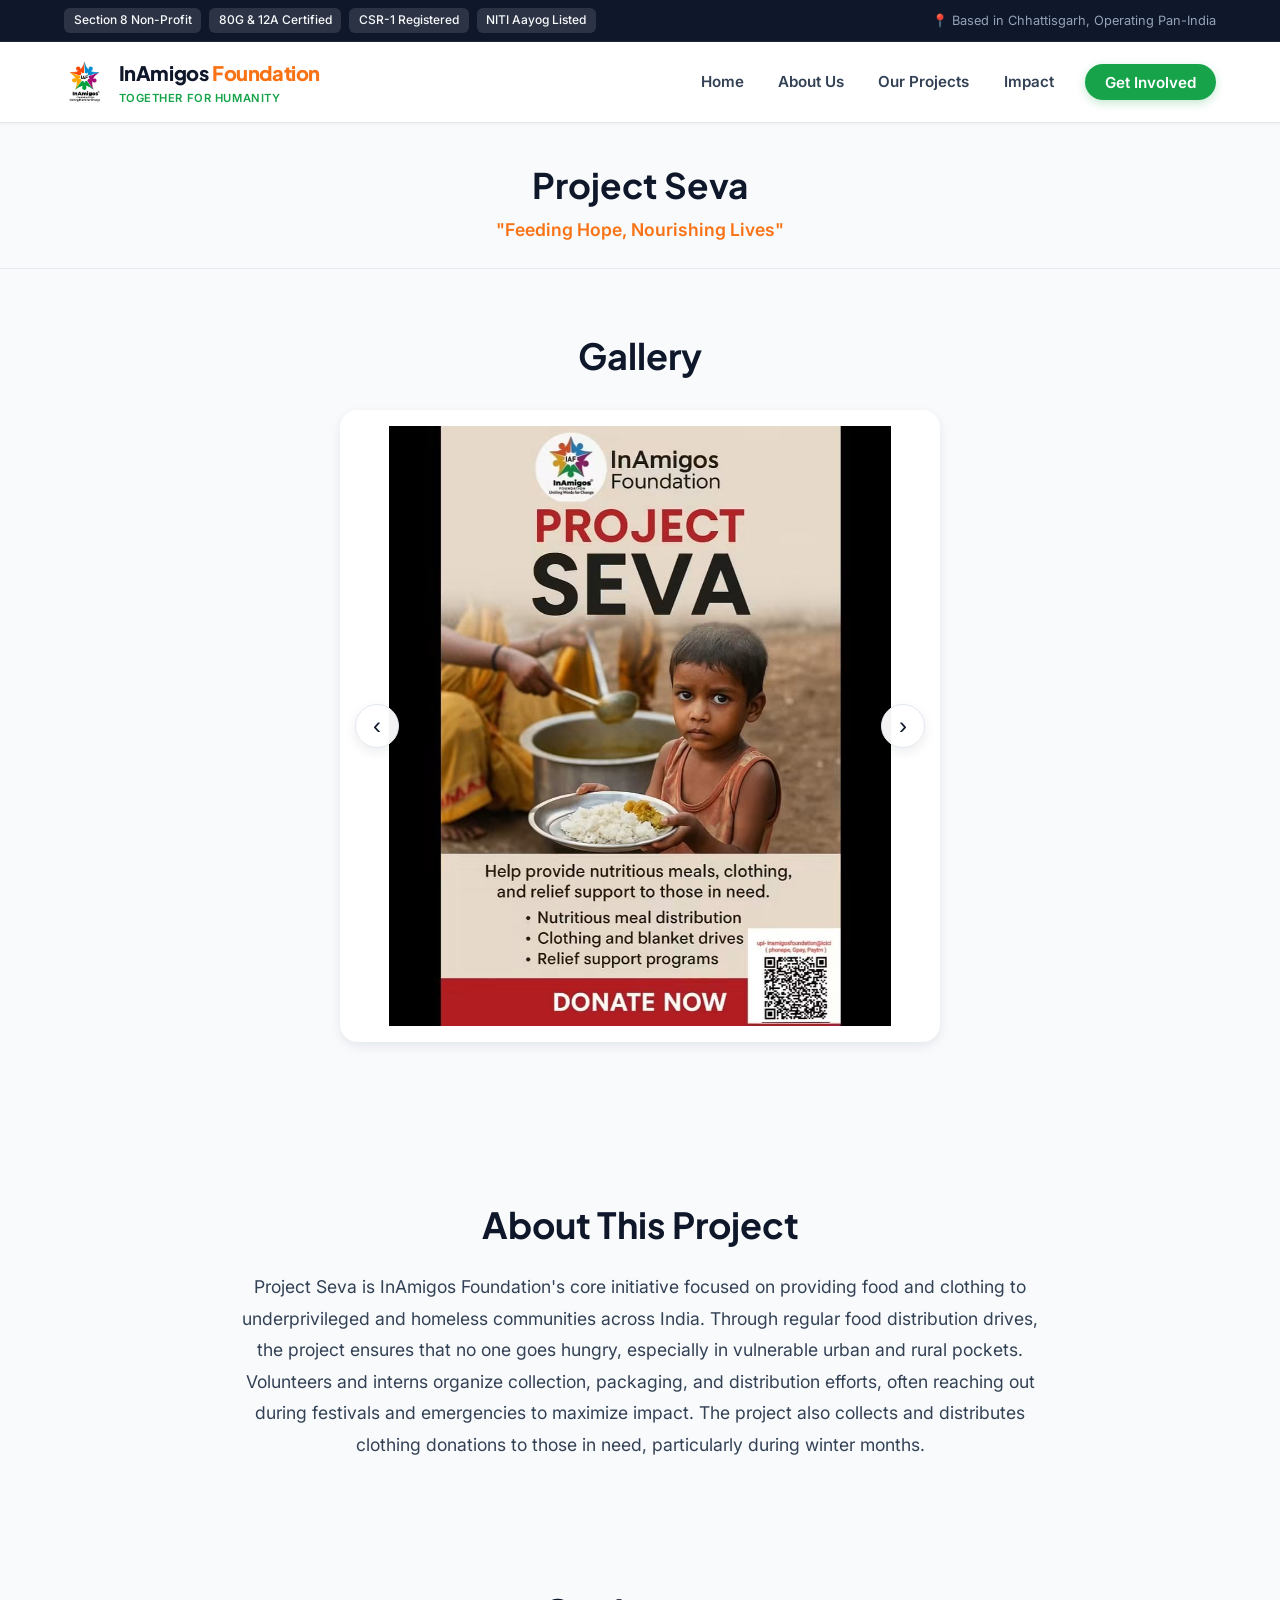
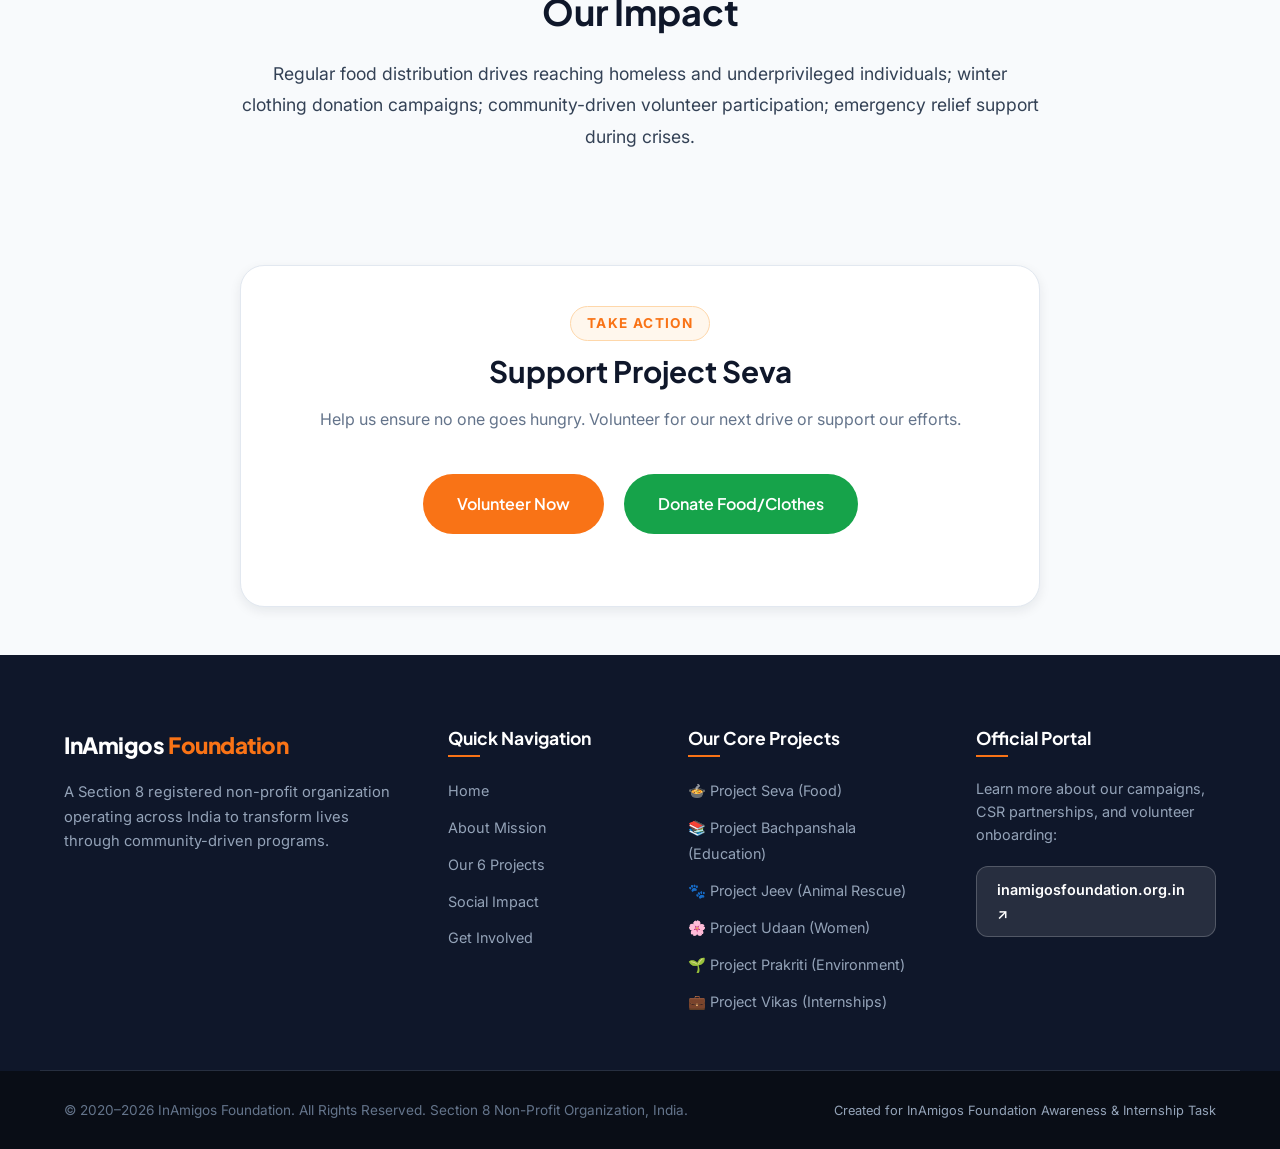
<file: seva.html>
<!DOCTYPE html>
<html lang="en">
<head>
  <meta charset="UTF-8">
  <meta name="viewport" content="width=device-width, initial-scale=1.0">
  <meta name="description" content="Project Seva - Feeding Hope, Nourishing Lives">
  <title>Project Seva | InAmigos Foundation</title>

  <!-- Google Fonts: Plus Jakarta Sans & Inter -->
  <link rel="preconnect" href="https://fonts.googleapis.com">
  <link rel="preconnect" href="https://fonts.gstatic.com" crossorigin>
  <link href="https://fonts.googleapis.com/css2?family=Inter:wght@300;400;500;600;700&family=Plus+Jakarta+Sans:wght@500;600;700;800&display=swap" rel="stylesheet">

  <!-- External Stylesheet -->
  <link rel="stylesheet" href="style.css">
  <script src="script.js" defer></script>
</head>
<body>

  <!-- TOP BAR -->
  <div class="top-bar">
    <div class="container top-bar-content">
      <div class="top-bar-tags">
        <span class="badge">Section 8 Non-Profit</span>
        <span class="badge">80G &amp; 12A Certified</span>
        <span class="badge">CSR-1 Registered</span>
        <span class="badge">NITI Aayog Listed</span>
      </div>
      <div class="top-bar-info">
        <span>📍 Based in Chhattisgarh, Operating Pan-India</span>
      </div>
    </div>
  </div>

  <!-- HEADER & NAVIGATION -->
  <header class="site-header" id="header">
    <div class="container nav-container">
      <a href="index.html" class="brand-logo" aria-label="InAmigos Foundation Home">
        <img src="images/logo.png" alt="InAmigos Foundation Logo" class="logo-img" onerror="this.style.display='none'">
        <div class="brand-text">
          <span class="brand-name">InAmigos <span class="brand-highlight">Foundation</span></span>
          <span class="brand-tag">Together for Humanity</span>
        </div>
      </a>

      <!-- Mobile Navigation Toggle -->
      <input type="checkbox" id="nav-toggle" class="nav-toggle" aria-label="Toggle navigation menu">
      <label for="nav-toggle" class="nav-toggle-label" aria-hidden="true">
        <span></span>
        <span></span>
        <span></span>
      </label>

      <nav class="main-nav" aria-label="Main Navigation">
        <ul class="nav-links">
          <li><a href="index.html" class="nav-link">Home</a></li>
          <li><a href="index.html#about" class="nav-link">About Us</a></li>
          <li><a href="index.html#projects" class="nav-link">Our Projects</a></li>
          <li><a href="index.html#impact" class="nav-link">Impact</a></li>
          <li><a href="index.html#join" class="nav-link nav-btn-join">Get Involved</a></li>
        </ul>
      </nav>
    </div>
  </header>

  <main>
    <section class="project-hero">
      <div class="container">
        <h1 class="project-page-title">Project Seva</h1>
        <p class="project-tagline">"Feeding Hope, Nourishing Lives"</p>
      </div>
    </section>

    <section class="project-section">
      <div class="container">
        <h2 class="project-section-title">Gallery</h2>
        <div class="carousel-container">
          <button class="carousel-btn prev" aria-label="Previous image">‹</button>
          <div class="carousel-track">
            <div class="carousel-slide"><img src="images/seva/seva1.jpg" alt="Food distribution drive"></div>
            <div class="carousel-slide"><img src="images/seva/seva2.jpg" alt="Volunteers serving meals"></div>
            <div class="carousel-slide"><img src="images/seva/seva3.jpg" alt="Community eating together"></div>
            <div class="carousel-slide"><img src="images/seva/seva4.jpg" alt="Clothing donation drive"></div>
            <div class="carousel-slide"><img src="images/seva/seva5.jpg" alt="Happy faces after meal"></div>
          </div>
          <button class="carousel-btn next" aria-label="Next image">›</button>
        </div>
      </div>
    </section>

    <section class="project-section">
      <div class="container">
        <h2 class="project-section-title">About This Project</h2>
        <p class="project-text">
          Project Seva is InAmigos Foundation's core initiative focused on providing food and clothing to underprivileged and homeless communities across India. Through regular food distribution drives, the project ensures that no one goes hungry, especially in vulnerable urban and rural pockets. Volunteers and interns organize collection, packaging, and distribution efforts, often reaching out during festivals and emergencies to maximize impact. The project also collects and distributes clothing donations to those in need, particularly during winter months.
        </p>
      </div>
    </section>

    <section class="project-section">
      <div class="container">
        <h2 class="project-section-title">Our Impact</h2>
        <p class="project-text">
          Regular food distribution drives reaching homeless and underprivileged individuals; winter clothing donation campaigns; community-driven volunteer participation; emergency relief support during crises.
        </p>
      </div>
    </section>

    <section class="cta-section cta-section-small" id="join">
      <div class="container">
        <div class="cta-card">
          <span class="section-subtitle">Take Action</span>
          <h2 class="cta-heading">Support Project Seva</h2>
          <p class="cta-text">
            Help us ensure no one goes hungry. Volunteer for our next drive or support our efforts.
          </p>
          <div class="cta-buttons">
            <a href="https://inamigosfoundation.org.in/" target="_blank" rel="noopener noreferrer" class="btn btn-cta btn-orange">Volunteer Now</a>
            <a href="https://inamigosfoundation.org.in/" target="_blank" rel="noopener noreferrer" class="btn btn-cta btn-green">Donate Food/Clothes</a>
          </div>
        </div>
      </div>
    </section>
  </main>

  <!-- FOOTER -->
  <footer class="site-footer">
    <div class="container footer-grid">
      <div class="footer-col footer-about">
        <div class="footer-brand">
          <span class="brand-name">InAmigos <span class="brand-highlight">Foundation</span></span>
        </div>
        <p class="footer-desc">
          A Section 8 registered non-profit organization operating across India to transform lives through community-driven programs.
        </p>
      </div>

      <div class="footer-col footer-nav">
        <h4 class="footer-heading">Quick Navigation</h4>
        <ul class="footer-links">
          <li><a href="index.html">Home</a></li>
          <li><a href="index.html#about">About Mission</a></li>
          <li><a href="index.html#projects">Our 6 Projects</a></li>
          <li><a href="index.html#impact">Social Impact</a></li>
          <li><a href="index.html#join">Get Involved</a></li>
        </ul>
      </div>

      <div class="footer-col footer-projects">
        <h4 class="footer-heading">Our Core Projects</h4>
        <ul class="footer-links">
          <li><a href="seva.html">🍲 Project Seva (Food)</a></li>
          <li><a href="bachpanshala.html">📚 Project Bachpanshala (Education)</a></li>
          <li><a href="jeev.html">🐾 Project Jeev (Animal Rescue)</a></li>
          <li><a href="udaan.html">🌸 Project Udaan (Women)</a></li>
          <li><a href="prakriti.html">🌱 Project Prakriti (Environment)</a></li>
          <li><a href="vikas.html">💼 Project Vikas (Internships)</a></li>
        </ul>
      </div>

      <div class="footer-col footer-contact">
        <h4 class="footer-heading">Official Portal</h4>
        <p class="footer-text">Learn more about our campaigns, CSR partnerships, and volunteer onboarding:</p>
        <a href="https://inamigosfoundation.org.in/" target="_blank" rel="noopener noreferrer" class="footer-official-btn">
          inamigosfoundation.org.in ↗
        </a>
      </div>
    </div>

    <div class="footer-bottom">
      <div class="container footer-bottom-content">
        <p>&copy; 2020–2026 InAmigos Foundation. All Rights Reserved. Section 8 Non-Profit Organization, India.</p>
        <p class="internship-note">Created for InAmigos Foundation Awareness &amp; Internship Task</p>
      </div>
    </div>
  </footer>

</body>
</html>
</file>
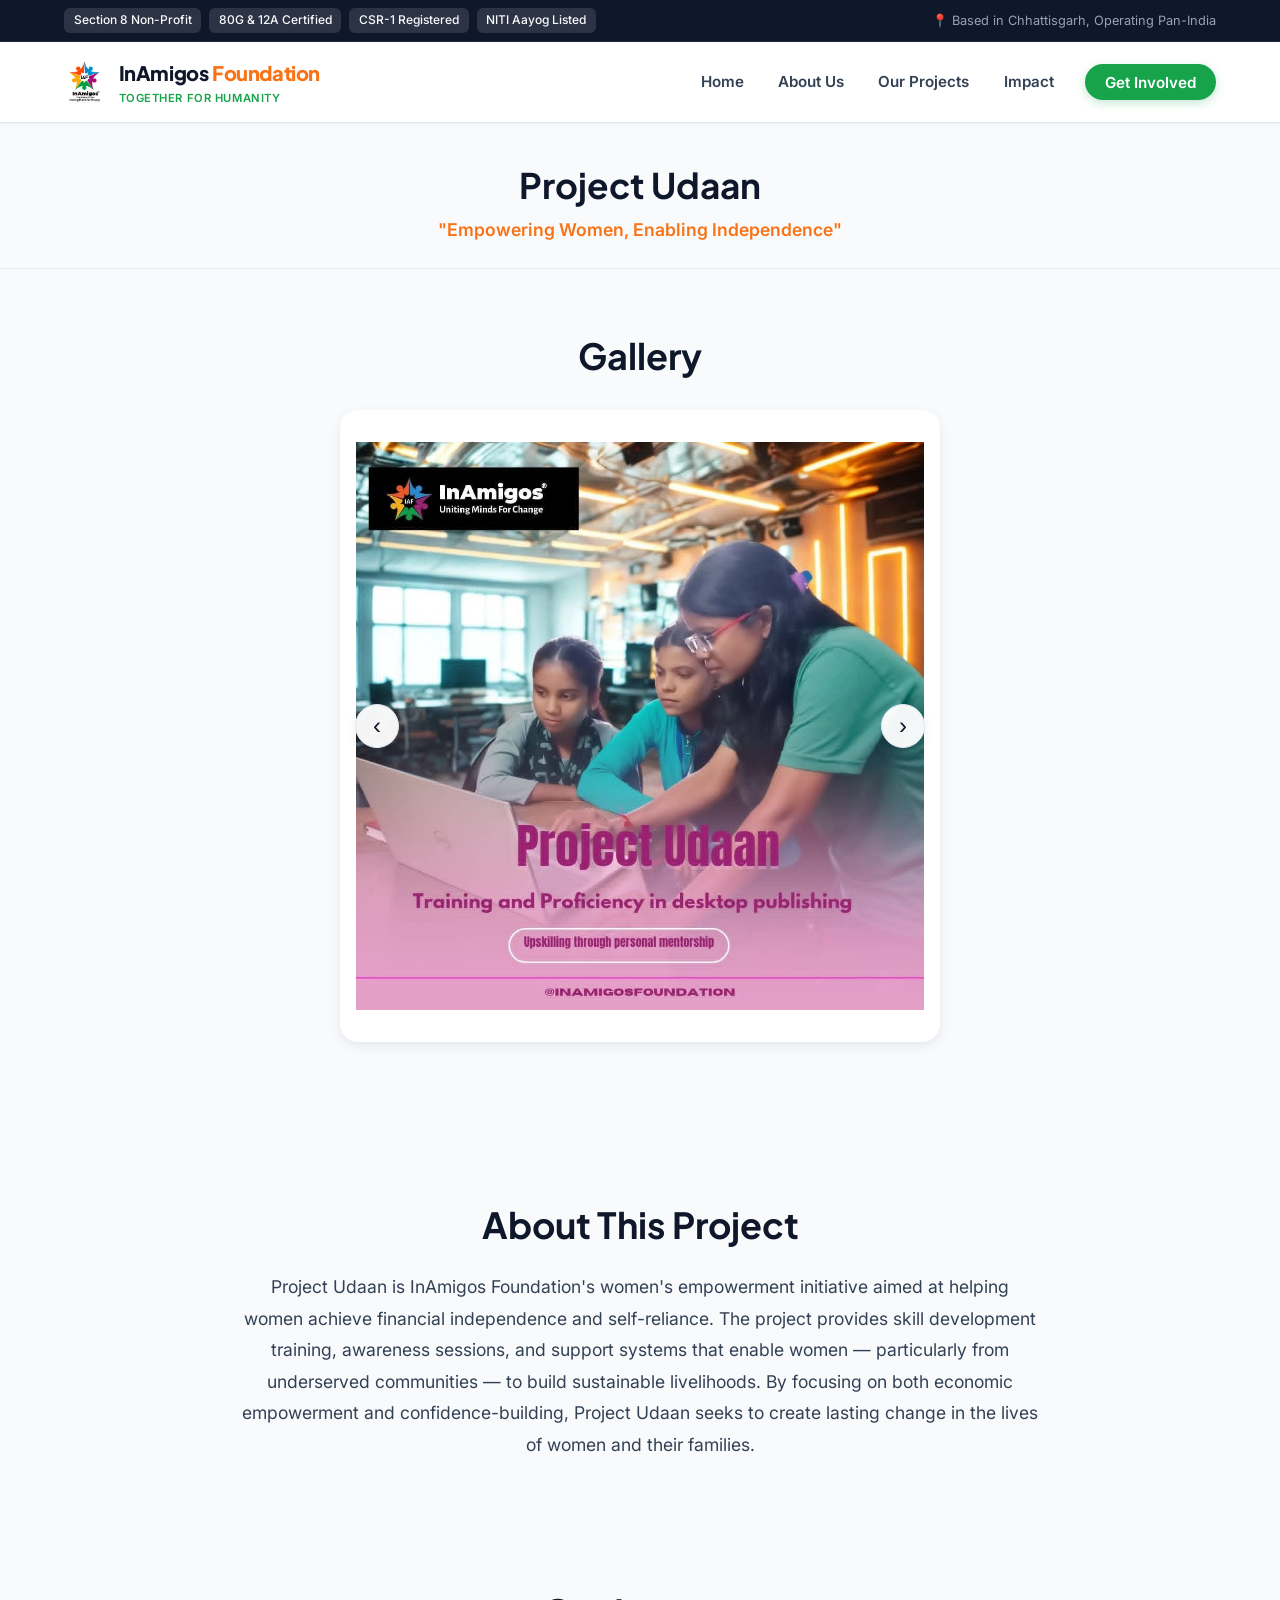
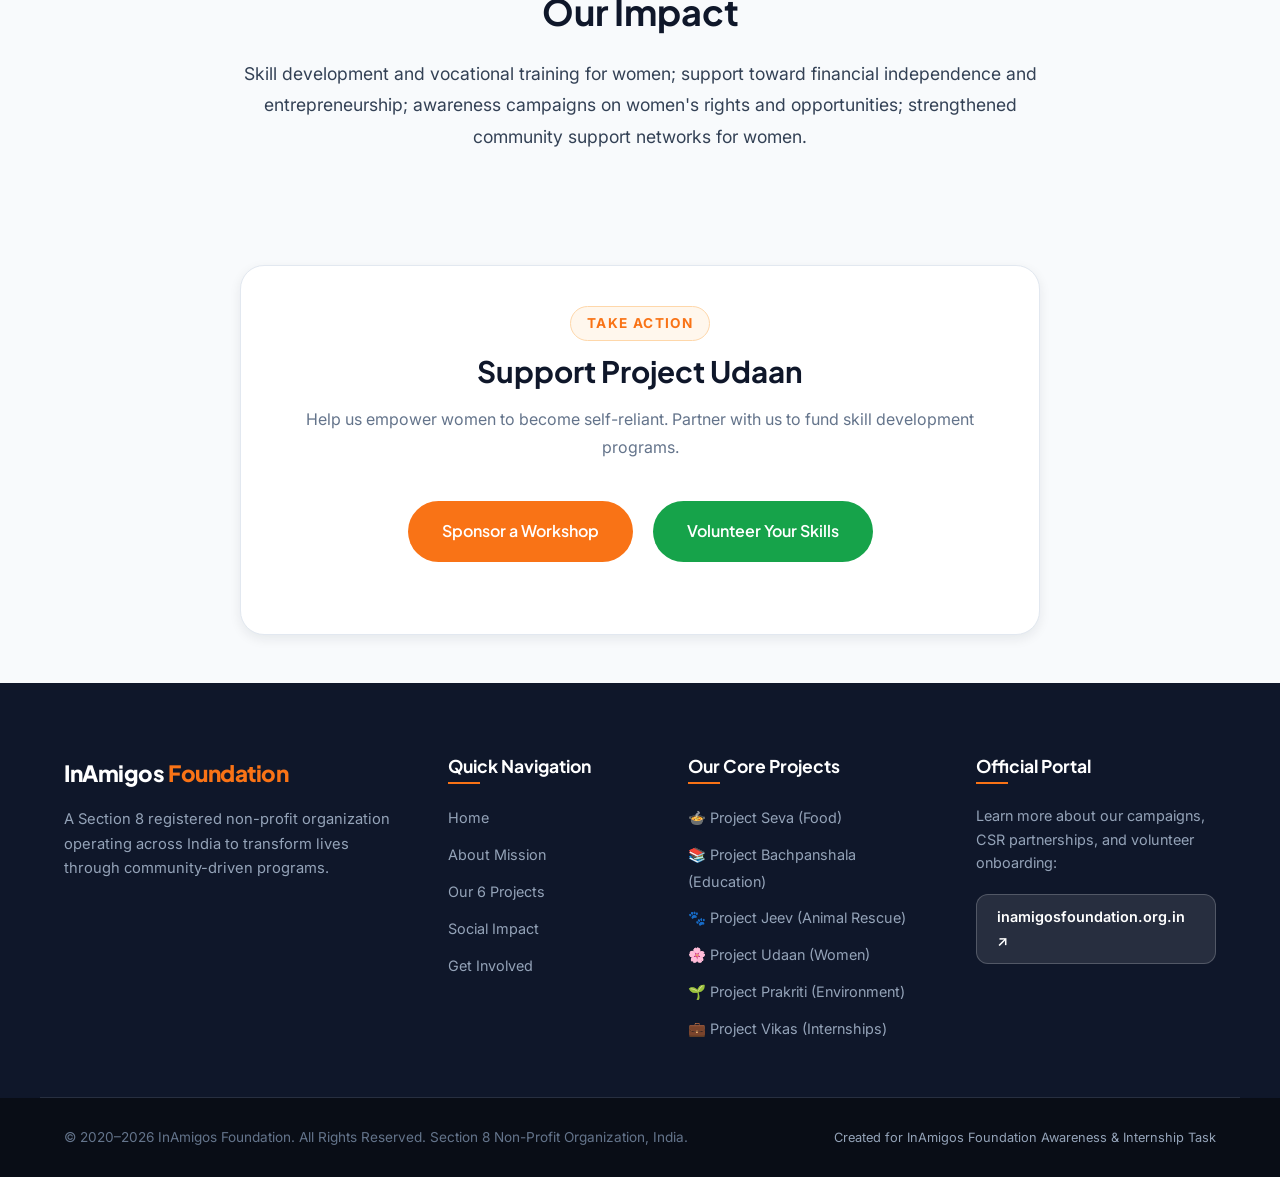
<file: udaan.html>
<!DOCTYPE html>
<html lang="en">
<head>
  <meta charset="UTF-8">
  <meta name="viewport" content="width=device-width, initial-scale=1.0">
  <meta name="description" content="Project Udaan - Empowering Women, Enabling Independence">
  <title>Project Udaan | InAmigos Foundation</title>

  <link rel="preconnect" href="https://fonts.googleapis.com">
  <link rel="preconnect" href="https://fonts.gstatic.com" crossorigin>
  <link href="https://fonts.googleapis.com/css2?family=Inter:wght@300;400;500;600;700&family=Plus+Jakarta+Sans:wght@500;600;700;800&display=swap" rel="stylesheet">

  <link rel="stylesheet" href="style.css">
  <script src="script.js" defer></script>
</head>
<body>

  <div class="top-bar">
    <div class="container top-bar-content">
      <div class="top-bar-tags">
        <span class="badge">Section 8 Non-Profit</span>
        <span class="badge">80G &amp; 12A Certified</span>
        <span class="badge">CSR-1 Registered</span>
        <span class="badge">NITI Aayog Listed</span>
      </div>
      <div class="top-bar-info">
        <span>📍 Based in Chhattisgarh, Operating Pan-India</span>
      </div>
    </div>
  </div>

  <header class="site-header" id="header">
    <div class="container nav-container">
      <a href="index.html" class="brand-logo" aria-label="InAmigos Foundation Home">
        <img src="images/logo.png" alt="InAmigos Foundation Logo" class="logo-img" onerror="this.style.display='none'">
        <div class="brand-text">
          <span class="brand-name">InAmigos <span class="brand-highlight">Foundation</span></span>
          <span class="brand-tag">Together for Humanity</span>
        </div>
      </a>

      <input type="checkbox" id="nav-toggle" class="nav-toggle" aria-label="Toggle navigation menu">
      <label for="nav-toggle" class="nav-toggle-label" aria-hidden="true">
        <span></span>
        <span></span>
        <span></span>
      </label>

      <nav class="main-nav" aria-label="Main Navigation">
        <ul class="nav-links">
          <li><a href="index.html" class="nav-link">Home</a></li>
          <li><a href="index.html#about" class="nav-link">About Us</a></li>
          <li><a href="index.html#projects" class="nav-link">Our Projects</a></li>
          <li><a href="index.html#impact" class="nav-link">Impact</a></li>
          <li><a href="index.html#join" class="nav-link nav-btn-join">Get Involved</a></li>
        </ul>
      </nav>
    </div>
  </header>

  <main>
    <section class="project-hero">
      <div class="container">
        <h1 class="project-page-title">Project Udaan</h1>
        <p class="project-tagline">"Empowering Women, Enabling Independence"</p>
      </div>
    </section>

    <section class="project-section">
      <div class="container">
        <h2 class="project-section-title">Gallery</h2>
        <div class="carousel-container">
          <button class="carousel-btn prev" aria-label="Previous image">‹</button>
          <div class="carousel-track">
            <div class="carousel-slide"><img src="images/udaan/udaan1.jpg" alt="Women participating in skill development"></div>
            <div class="carousel-slide"><img src="images/udaan/udaan2.jpg" alt="Vocational training session"></div>
            <div class="carousel-slide"><img src="images/udaan/udaan3.jpg" alt="Awareness campaign for women's rights"></div>
            <div class="carousel-slide"><img src="images/udaan/udaan4.jpg" alt="Self-reliance workshop"></div>
            <div class="carousel-slide"><img src="images/udaan/udaan5.jpg" alt="Confident and empowered women"></div>
          </div>
          <button class="carousel-btn next" aria-label="Next image">›</button>
        </div>
      </div>
    </section>

    <section class="project-section">
      <div class="container">
        <h2 class="project-section-title">About This Project</h2>
        <p class="project-text">
          Project Udaan is InAmigos Foundation's women's empowerment initiative aimed at helping women achieve financial independence and self-reliance. The project provides skill development training, awareness sessions, and support systems that enable women — particularly from underserved communities — to build sustainable livelihoods. By focusing on both economic empowerment and confidence-building, Project Udaan seeks to create lasting change in the lives of women and their families.
        </p>
      </div>
    </section>

    <section class="project-section">
      <div class="container">
        <h2 class="project-section-title">Our Impact</h2>
        <p class="project-text">
          Skill development and vocational training for women; support toward financial independence and entrepreneurship; awareness campaigns on women's rights and opportunities; strengthened community support networks for women.
        </p>
      </div>
    </section>

    <section class="cta-section cta-section-small" id="join">
      <div class="container">
        <div class="cta-card">
          <span class="section-subtitle">Take Action</span>
          <h2 class="cta-heading">Support Project Udaan</h2>
          <p class="cta-text">
            Help us empower women to become self-reliant. Partner with us to fund skill development programs.
          </p>
          <div class="cta-buttons">
            <a href="https://inamigosfoundation.org.in/" target="_blank" rel="noopener noreferrer" class="btn btn-cta btn-orange">Sponsor a Workshop</a>
            <a href="https://inamigosfoundation.org.in/" target="_blank" rel="noopener noreferrer" class="btn btn-cta btn-green">Volunteer Your Skills</a>
          </div>
        </div>
      </div>
    </section>
  </main>

  <footer class="site-footer">
    <div class="container footer-grid">
      <div class="footer-col footer-about">
        <div class="footer-brand">
          <span class="brand-name">InAmigos <span class="brand-highlight">Foundation</span></span>
        </div>
        <p class="footer-desc">
          A Section 8 registered non-profit organization operating across India to transform lives through community-driven programs.
        </p>
      </div>

      <div class="footer-col footer-nav">
        <h4 class="footer-heading">Quick Navigation</h4>
        <ul class="footer-links">
          <li><a href="index.html">Home</a></li>
          <li><a href="index.html#about">About Mission</a></li>
          <li><a href="index.html#projects">Our 6 Projects</a></li>
          <li><a href="index.html#impact">Social Impact</a></li>
          <li><a href="index.html#join">Get Involved</a></li>
        </ul>
      </div>

      <div class="footer-col footer-projects">
        <h4 class="footer-heading">Our Core Projects</h4>
        <ul class="footer-links">
          <li><a href="seva.html">🍲 Project Seva (Food)</a></li>
          <li><a href="bachpanshala.html">📚 Project Bachpanshala (Education)</a></li>
          <li><a href="jeev.html">🐾 Project Jeev (Animal Rescue)</a></li>
          <li><a href="udaan.html">🌸 Project Udaan (Women)</a></li>
          <li><a href="prakriti.html">🌱 Project Prakriti (Environment)</a></li>
          <li><a href="vikas.html">💼 Project Vikas (Internships)</a></li>
        </ul>
      </div>

      <div class="footer-col footer-contact">
        <h4 class="footer-heading">Official Portal</h4>
        <p class="footer-text">Learn more about our campaigns, CSR partnerships, and volunteer onboarding:</p>
        <a href="https://inamigosfoundation.org.in/" target="_blank" rel="noopener noreferrer" class="footer-official-btn">
          inamigosfoundation.org.in ↗
        </a>
      </div>
    </div>

    <div class="footer-bottom">
      <div class="container footer-bottom-content">
        <p>&copy; 2020–2026 InAmigos Foundation. All Rights Reserved. Section 8 Non-Profit Organization, India.</p>
        <p class="internship-note">Created for InAmigos Foundation Awareness &amp; Internship Task</p>
      </div>
    </div>
  </footer>

</body>
</html>
</file>
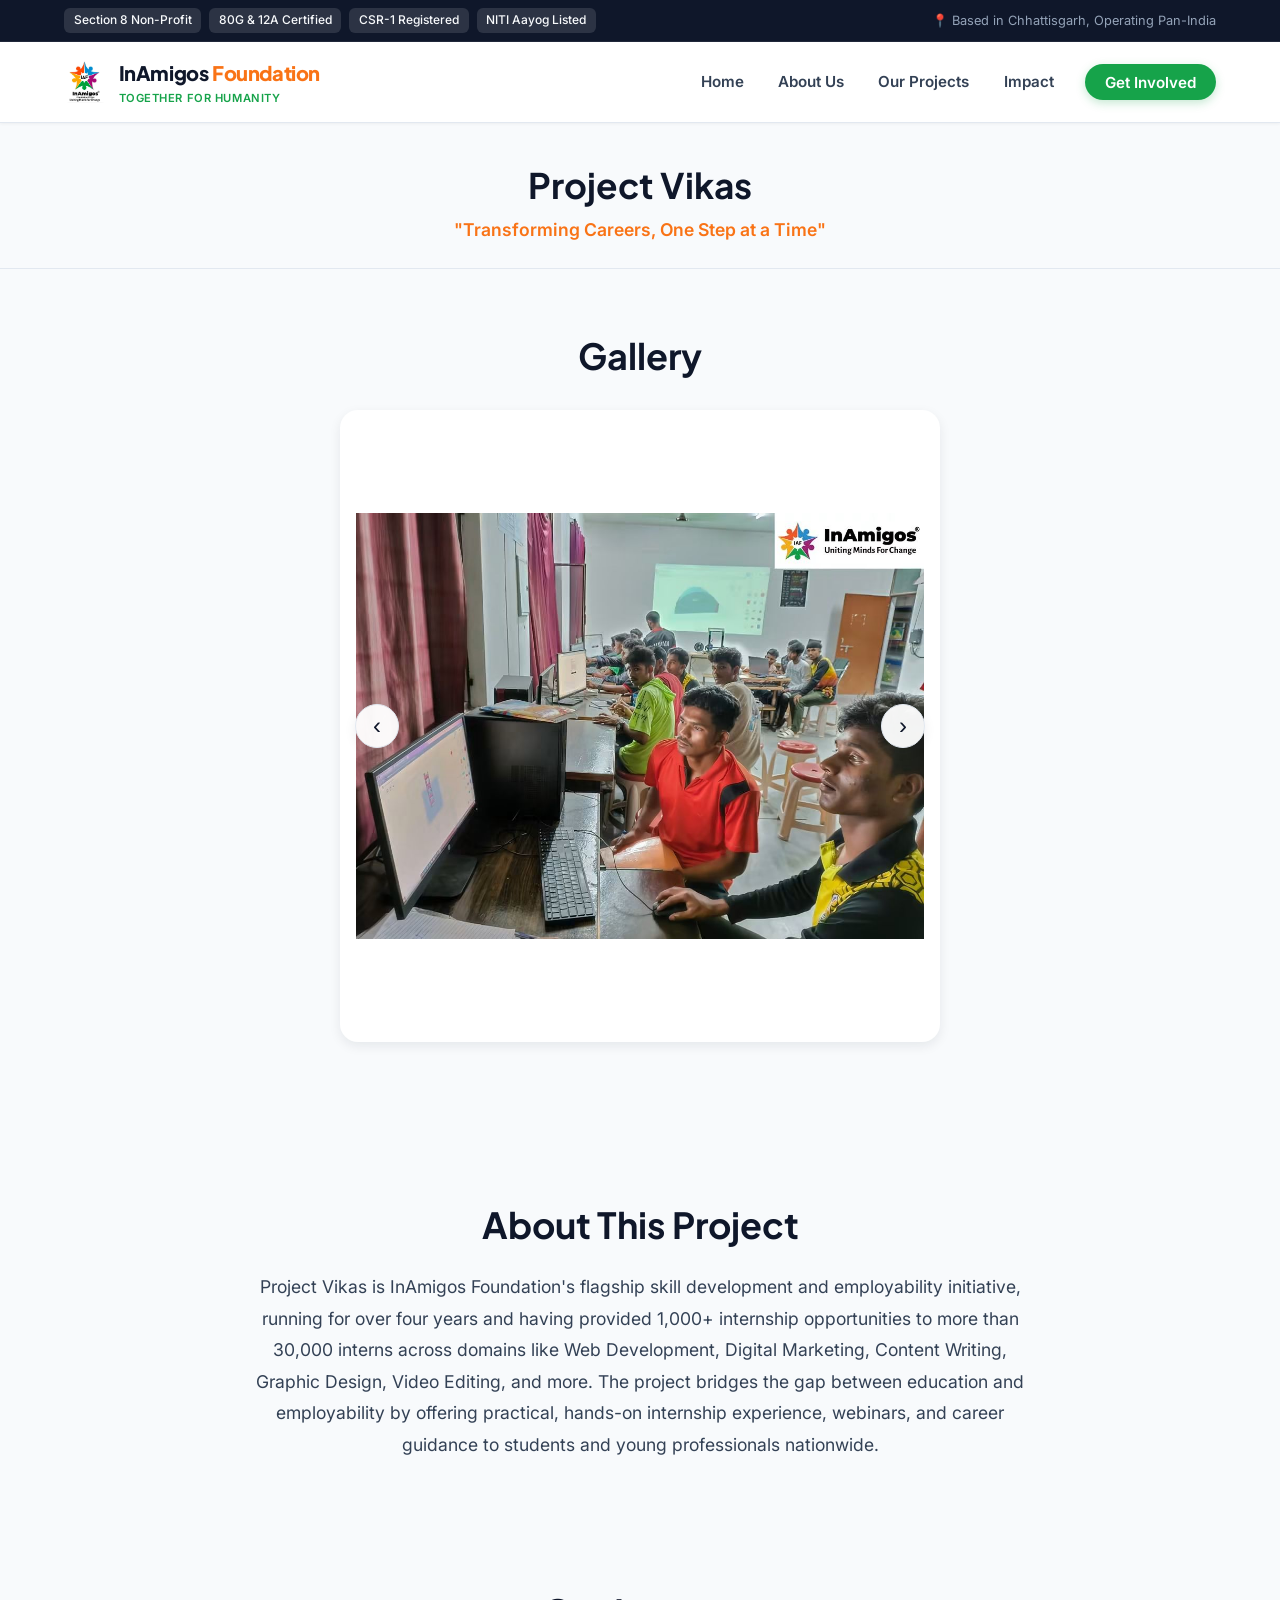
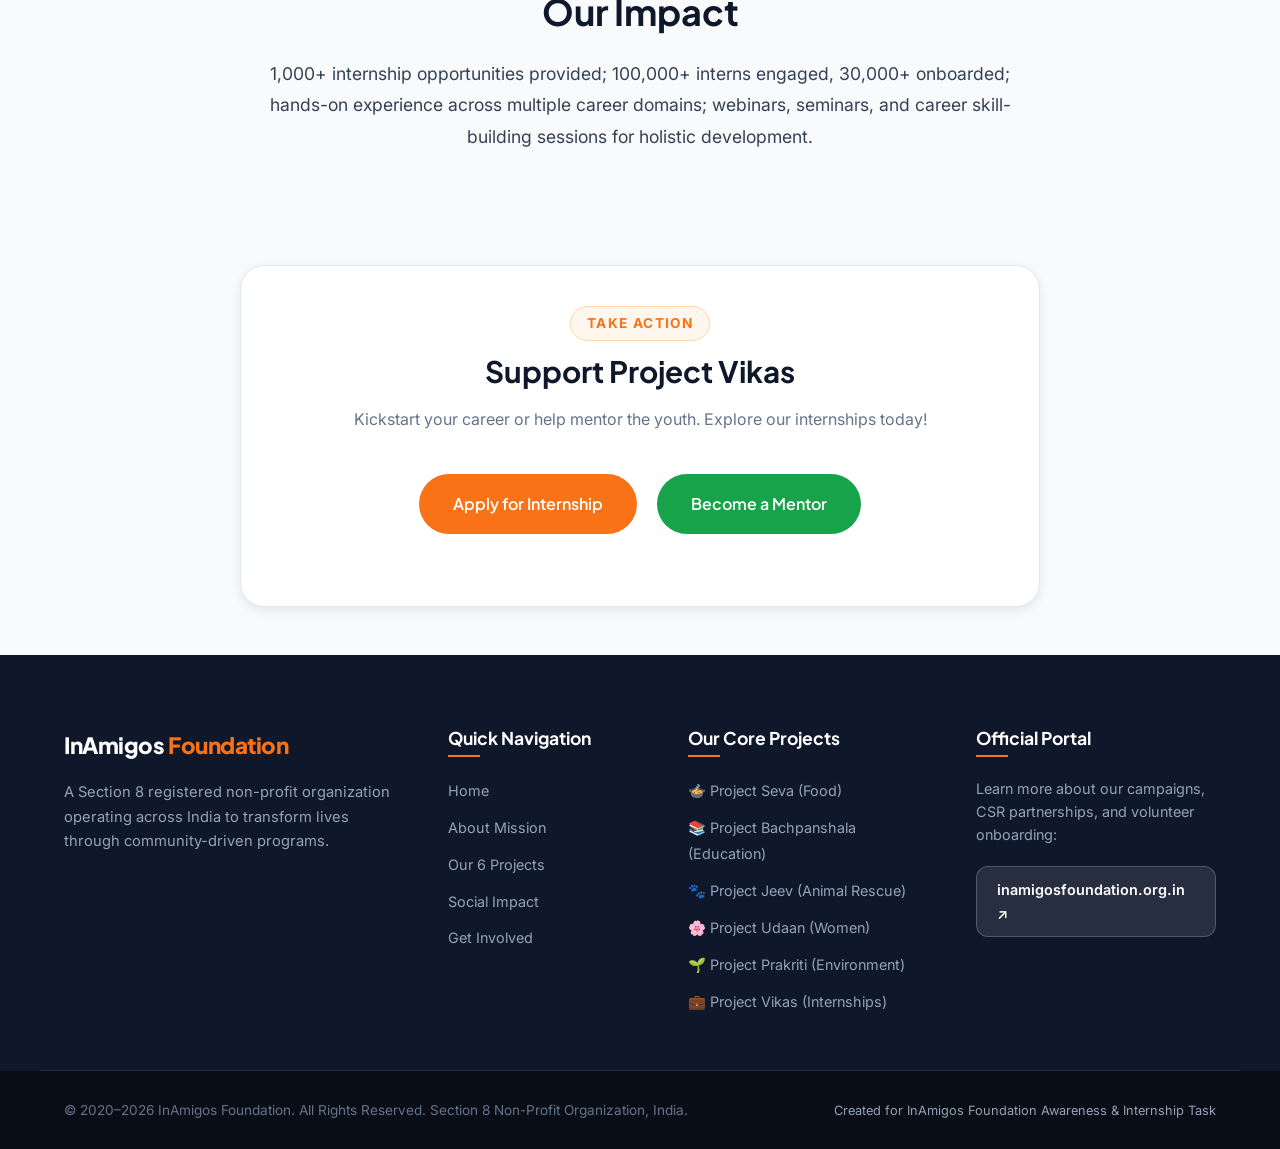
<file: vikas.html>
<!DOCTYPE html>
<html lang="en">
<head>
  <meta charset="UTF-8">
  <meta name="viewport" content="width=device-width, initial-scale=1.0">
  <meta name="description" content="Project Vikas - Transforming Careers, One Step at a Time">
  <title>Project Vikas | InAmigos Foundation</title>

  <link rel="preconnect" href="https://fonts.googleapis.com">
  <link rel="preconnect" href="https://fonts.gstatic.com" crossorigin>
  <link href="https://fonts.googleapis.com/css2?family=Inter:wght@300;400;500;600;700&family=Plus+Jakarta+Sans:wght@500;600;700;800&display=swap" rel="stylesheet">

  <link rel="stylesheet" href="style.css">
  <script src="script.js" defer></script>
</head>
<body>

  <div class="top-bar">
    <div class="container top-bar-content">
      <div class="top-bar-tags">
        <span class="badge">Section 8 Non-Profit</span>
        <span class="badge">80G &amp; 12A Certified</span>
        <span class="badge">CSR-1 Registered</span>
        <span class="badge">NITI Aayog Listed</span>
      </div>
      <div class="top-bar-info">
        <span>📍 Based in Chhattisgarh, Operating Pan-India</span>
      </div>
    </div>
  </div>

  <header class="site-header" id="header">
    <div class="container nav-container">
      <a href="index.html" class="brand-logo" aria-label="InAmigos Foundation Home">
        <img src="images/logo.png" alt="InAmigos Foundation Logo" class="logo-img" onerror="this.style.display='none'">
        <div class="brand-text">
          <span class="brand-name">InAmigos <span class="brand-highlight">Foundation</span></span>
          <span class="brand-tag">Together for Humanity</span>
        </div>
      </a>

      <input type="checkbox" id="nav-toggle" class="nav-toggle" aria-label="Toggle navigation menu">
      <label for="nav-toggle" class="nav-toggle-label" aria-hidden="true">
        <span></span>
        <span></span>
        <span></span>
      </label>

      <nav class="main-nav" aria-label="Main Navigation">
        <ul class="nav-links">
          <li><a href="index.html" class="nav-link">Home</a></li>
          <li><a href="index.html#about" class="nav-link">About Us</a></li>
          <li><a href="index.html#projects" class="nav-link">Our Projects</a></li>
          <li><a href="index.html#impact" class="nav-link">Impact</a></li>
          <li><a href="index.html#join" class="nav-link nav-btn-join">Get Involved</a></li>
        </ul>
      </nav>
    </div>
  </header>

  <main>
    <section class="project-hero">
      <div class="container">
        <h1 class="project-page-title">Project Vikas</h1>
        <p class="project-tagline">"Transforming Careers, One Step at a Time"</p>
      </div>
    </section>

    <section class="project-section">
      <div class="container">
        <h2 class="project-section-title">Gallery</h2>
        <div class="carousel-container">
          <button class="carousel-btn prev" aria-label="Previous image">‹</button>
          <div class="carousel-track">
            <div class="carousel-slide"><img src="images/vikas/vikas1.jpg" alt="Internship orientation session"></div>
            <div class="carousel-slide"><img src="images/vikas/vikas2.jpg" alt="Students working on projects"></div>
          </div>
          <button class="carousel-btn next" aria-label="Next image">›</button>
        </div>
      </div>
    </section>

    <section class="project-section">
      <div class="container">
        <h2 class="project-section-title">About This Project</h2>
        <p class="project-text">
          Project Vikas is InAmigos Foundation's flagship skill development and employability initiative, running for over four years and having provided 1,000+ internship opportunities to more than 30,000 interns across domains like Web Development, Digital Marketing, Content Writing, Graphic Design, Video Editing, and more. The project bridges the gap between education and employability by offering practical, hands-on internship experience, webinars, and career guidance to students and young professionals nationwide.
        </p>
      </div>
    </section>

    <section class="project-section">
      <div class="container">
        <h2 class="project-section-title">Our Impact</h2>
        <p class="project-text">
          1,000+ internship opportunities provided; 100,000+ interns engaged, 30,000+ onboarded; hands-on experience across multiple career domains; webinars, seminars, and career skill-building sessions for holistic development.
        </p>
      </div>
    </section>

    <section class="cta-section cta-section-small" id="join">
      <div class="container">
        <div class="cta-card">
          <span class="section-subtitle">Take Action</span>
          <h2 class="cta-heading">Support Project Vikas</h2>
          <p class="cta-text">
            Kickstart your career or help mentor the youth. Explore our internships today!
          </p>
          <div class="cta-buttons">
            <a href="https://inamigosfoundation.org.in/" target="_blank" rel="noopener noreferrer" class="btn btn-cta btn-orange">Apply for Internship</a>
            <a href="https://inamigosfoundation.org.in/" target="_blank" rel="noopener noreferrer" class="btn btn-cta btn-green">Become a Mentor</a>
          </div>
        </div>
      </div>
    </section>
  </main>

  <footer class="site-footer">
    <div class="container footer-grid">
      <div class="footer-col footer-about">
        <div class="footer-brand">
          <span class="brand-name">InAmigos <span class="brand-highlight">Foundation</span></span>
        </div>
        <p class="footer-desc">
          A Section 8 registered non-profit organization operating across India to transform lives through community-driven programs.
        </p>
      </div>

      <div class="footer-col footer-nav">
        <h4 class="footer-heading">Quick Navigation</h4>
        <ul class="footer-links">
          <li><a href="index.html">Home</a></li>
          <li><a href="index.html#about">About Mission</a></li>
          <li><a href="index.html#projects">Our 6 Projects</a></li>
          <li><a href="index.html#impact">Social Impact</a></li>
          <li><a href="index.html#join">Get Involved</a></li>
        </ul>
      </div>

      <div class="footer-col footer-projects">
        <h4 class="footer-heading">Our Core Projects</h4>
        <ul class="footer-links">
          <li><a href="seva.html">🍲 Project Seva (Food)</a></li>
          <li><a href="bachpanshala.html">📚 Project Bachpanshala (Education)</a></li>
          <li><a href="jeev.html">🐾 Project Jeev (Animal Rescue)</a></li>
          <li><a href="udaan.html">🌸 Project Udaan (Women)</a></li>
          <li><a href="prakriti.html">🌱 Project Prakriti (Environment)</a></li>
          <li><a href="vikas.html">💼 Project Vikas (Internships)</a></li>
        </ul>
      </div>

      <div class="footer-col footer-contact">
        <h4 class="footer-heading">Official Portal</h4>
        <p class="footer-text">Learn more about our campaigns, CSR partnerships, and volunteer onboarding:</p>
        <a href="https://inamigosfoundation.org.in/" target="_blank" rel="noopener noreferrer" class="footer-official-btn">
          inamigosfoundation.org.in ↗
        </a>
      </div>
    </div>

    <div class="footer-bottom">
      <div class="container footer-bottom-content">
        <p>&copy; 2020–2026 InAmigos Foundation. All Rights Reserved. Section 8 Non-Profit Organization, India.</p>
        <p class="internship-note">Created for InAmigos Foundation Awareness &amp; Internship Task</p>
      </div>
    </div>
  </footer>

</body>
</html>
</file>
<file: style.css>
/* ==========================================================================
   INAMIGOS FOUNDATION - STYLESHEET (style.css)
   Clean, modern, responsive CSS with a warm NGO color palette.
   ========================================================================== */

/* --------------------------------------------------------------------------
   1. CSS VARIABLES / DESIGN TOKENS
   -------------------------------------------------------------------------- */
:root {
  /* Brand Colors: Warm Orange (Compassion/Energy) & Emerald Green (Growth/Ecology) */
  --primary: #f97316;          /* Vibrant Saffron Orange */
  --primary-hover: #ea580c;
  --primary-dark: #c2410c;
  --primary-light: #fff7ed;
  --primary-border: #fed7aa;

  --secondary: #16a34a;        /* Fresh Emerald Green */
  --secondary-hover: #15803d;
  --secondary-dark: #166534;
  --secondary-light: #f0fdf4;
  --secondary-border: #bbf7d0;

  /* Neutral Tones */
  --dark: #0f172a;             /* Deep slate */
  --text-main: #334155;        /* Charcoal body text */
  --text-muted: #64748b;       /* Subtle description text */
  --bg-page: #fbfbfb;          /* Soft clean background */
  --bg-surface: #ffffff;       /* Pure white cards */
  --bg-subtle: #f8fafc;        /* Subtle section background */
  --border-subtle: #e2e8f0;    /* Light clean border */

  /* Typography */
  --font-heading: 'Plus Jakarta Sans', -apple-system, BlinkMacSystemFont, 'Segoe UI', Roboto, sans-serif;
  --font-body: 'Inter', -apple-system, BlinkMacSystemFont, 'Segoe UI', Roboto, sans-serif;

  /* Layout & Spacing */
  --container-max: 1200px;
  --radius-sm: 6px;
  --radius-md: 12px;
  --radius-lg: 18px;
  --radius-xl: 24px;
  --radius-full: 9999px;

  /* Shadows */
  --shadow-sm: 0 1px 3px rgba(0, 0, 0, 0.05);
  --shadow-md: 0 4px 12px rgba(15, 23, 42, 0.08);
  --shadow-lg: 0 12px 28px rgba(15, 23, 42, 0.12);
  --shadow-glow: 0 10px 30px rgba(249, 115, 22, 0.25);

  /* Transitions */
  --transition: all 0.25s cubic-bezier(0.4, 0, 0.2, 1);
}

/* --------------------------------------------------------------------------
   2. RESET & BASE STYLES
   -------------------------------------------------------------------------- */
*, *::before, *::after {
  box-sizing: border-box;
  margin: 0;
  padding: 0;
}

html {
  scroll-behavior: smooth;
  font-size: 16px;
}

body {
  font-family: var(--font-body);
  color: var(--text-main);
  background-color: var(--bg-page);
  line-height: 1.65;
  -webkit-font-smoothing: antialiased;
  -moz-osx-font-smoothing: grayscale;
}

img {
  max-width: 100%;
  height: auto;
  display: block;
}

a {
  color: inherit;
  text-decoration: none;
  transition: var(--transition);
}

ul {
  list-style: none;
}

/* Container */
.container {
  width: 100%;
  max-width: var(--container-max);
  margin-left: auto;
  margin-right: auto;
  padding-left: 1.5rem;
  padding-right: 1.5rem;
}

/* --------------------------------------------------------------------------
   3. TYPOGRAPHY & COMMON REUSABLE COMPONENTS
   -------------------------------------------------------------------------- */
h1, h2, h3, h4, h5, h6 {
  font-family: var(--font-heading);
  color: var(--dark);
  font-weight: 700;
  line-height: 1.25;
}

.section-header {
  margin-bottom: 3.5rem;
}

.text-center {
  text-align: center;
}

.section-subtitle {
  display: inline-block;
  font-size: 0.85rem;
  font-weight: 700;
  text-transform: uppercase;
  letter-spacing: 0.1em;
  color: var(--primary);
  background-color: var(--primary-light);
  padding: 0.35rem 1rem;
  border-radius: var(--radius-full);
  margin-bottom: 0.75rem;
  border: 1px solid var(--primary-border);
}

.section-subtitle.light-text {
  color: #fed7aa;
  background-color: rgba(255, 255, 255, 0.1);
  border-color: rgba(255, 255, 255, 0.2);
}

.section-title {
  font-size: 2.25rem;
  margin-bottom: 0.75rem;
}

.section-intro {
  max-width: 680px;
  margin: 0.5rem auto 0;
  color: var(--text-muted);
  font-size: 1.05rem;
}

.title-bar {
  width: 60px;
  height: 4px;
  background: linear-gradient(90deg, var(--primary), var(--secondary));
  border-radius: var(--radius-full);
  margin: 1rem auto 0;
}

.title-bar-white {
  background: #ffffff;
}

.text-gradient {
  background: linear-gradient(135deg, var(--primary) 0%, var(--secondary) 100%);
  -webkit-background-clip: text;
  -webkit-text-fill-color: transparent;
}

.text-white {
  color: #ffffff;
}

/* Buttons */
.btn {
  display: inline-flex;
  align-items: center;
  justify-content: center;
  padding: 0.85rem 1.75rem;
  font-family: var(--font-heading);
  font-size: 0.95rem;
  font-weight: 600;
  border-radius: var(--radius-full);
  cursor: pointer;
  transition: var(--transition);
  border: 2px solid transparent;
  text-align: center;
}

.btn-primary {
  background-color: var(--primary);
  color: #ffffff;
  box-shadow: 0 4px 14px rgba(249, 115, 22, 0.35);
}

.btn-primary:hover {
  background-color: var(--primary-hover);
  transform: translateY(-2px);
  box-shadow: 0 6px 20px rgba(249, 115, 22, 0.45);
}

.btn-secondary {
  background-color: #ffffff;
  color: var(--dark);
  border-color: var(--border-subtle);
  box-shadow: var(--shadow-sm);
}

.btn-secondary:hover {
  background-color: var(--primary-light);
  border-color: var(--primary-border);
  color: var(--primary-dark);
  transform: translateY(-2px);
}

/* --------------------------------------------------------------------------
   4. TOP CREDENTIALS BAR
   -------------------------------------------------------------------------- */
.top-bar {
  background-color: var(--dark);
  color: #e2e8f0;
  font-size: 0.8rem;
  padding: 0.5rem 0;
  border-bottom: 1px solid rgba(255, 255, 255, 0.08);
}

.top-bar-content {
  display: flex;
  justify-content: space-between;
  align-items: center;
  flex-wrap: wrap;
  gap: 0.5rem;
}

.top-bar-tags {
  display: flex;
  flex-wrap: wrap;
  gap: 0.5rem;
}

.top-bar .badge {
  background-color: rgba(255, 255, 255, 0.12);
  color: #f8fafc;
  padding: 0.15rem 0.6rem;
  border-radius: var(--radius-sm);
  font-weight: 500;
  font-size: 0.75rem;
}

.top-bar-info {
  color: #94a3b8;
}

/* --------------------------------------------------------------------------
   5. STICKY HEADER & NAVBAR
   -------------------------------------------------------------------------- */
.site-header {
  position: sticky;
  top: 0;
  z-index: 1000;
  background-color: rgba(255, 255, 255, 0.95);
  backdrop-filter: blur(10px);
  -webkit-backdrop-filter: blur(10px);
  border-bottom: 1px solid var(--border-subtle);
  box-shadow: var(--shadow-sm);
  transition: var(--transition);
}

.nav-container {
  display: flex;
  align-items: center;
  justify-content: space-between;
  padding-top: 0.9rem;
  padding-bottom: 0.9rem;
}

.brand-logo {
  display: flex;
  align-items: center;
  gap: 0.75rem;
  text-decoration: none;
}

.logo-img {
  height: 42px;
  width: auto;
  border-radius: var(--radius-sm);
  object-fit: contain;
}

.brand-text {
  display: flex;
  flex-direction: column;
}

.brand-name {
  font-family: var(--font-heading);
  font-size: 1.25rem;
  font-weight: 800;
  color: var(--dark);
  letter-spacing: -0.02em;
}

.brand-highlight {
  color: var(--primary);
}

.brand-tag {
  font-size: 0.7rem;
  font-weight: 600;
  color: var(--secondary);
  text-transform: uppercase;
  letter-spacing: 0.05em;
}

/* Nav Links */
.main-nav .nav-links {
  display: flex;
  align-items: center;
  gap: 1.75rem;
}

.nav-link {
  font-size: 0.95rem;
  font-weight: 600;
  color: var(--text-main);
  padding: 0.4rem 0.2rem;
  position: relative;
}

.nav-link:hover {
  color: var(--primary);
}

.nav-link::after {
  content: '';
  position: absolute;
  bottom: 0;
  left: 0;
  width: 0%;
  height: 2px;
  background-color: var(--primary);
  transition: width 0.2s ease;
  border-radius: 2px;
}

.nav-link:hover::after {
  width: 100%;
}

.nav-btn-join {
  background-color: var(--secondary);
  color: #ffffff !important;
  padding: 0.55rem 1.25rem;
  border-radius: var(--radius-full);
  box-shadow: 0 3px 10px rgba(22, 163, 74, 0.25);
  white-space: nowrap;
}

.nav-btn-join::after {
  display: none;
}

.nav-btn-join:hover {
  background-color: var(--secondary-hover);
  color: #ffffff !important;
  transform: translateY(-1px);
}

/* Mobile Toggle - Hidden by default on desktop */
.nav-toggle, .nav-toggle-label {
  display: none;
}

/* --------------------------------------------------------------------------
   6. HERO SECTION
   -------------------------------------------------------------------------- */
.hero-section {
  padding: 4.5rem 0 5rem;
  background: linear-gradient(180deg, #fffaf5 0%, var(--bg-page) 100%);
  position: relative;
  overflow: hidden;
}

.hero-grid {
  display: grid;
  grid-template-columns: 1.15fr 0.85fr;
  gap: 3.5rem;
  align-items: center;
}

.hero-badge {
  display: inline-flex;
  align-items: center;
  gap: 0.5rem;
  background-color: #fff;
  border: 1px solid var(--primary-border);
  color: var(--primary-dark);
  font-size: 0.85rem;
  font-weight: 600;
  padding: 0.4rem 1rem;
  border-radius: var(--radius-full);
  margin-bottom: 1.25rem;
  box-shadow: var(--shadow-sm);
}

.pulse-dot {
  width: 8px;
  height: 8px;
  background-color: var(--secondary);
  border-radius: 50%;
  box-shadow: 0 0 0 0 rgba(22, 163, 74, 0.7);
  animation: pulse 1.8s infinite;
}

@keyframes pulse {
  0% { box-shadow: 0 0 0 0 rgba(22, 163, 74, 0.7); }
  70% { box-shadow: 0 0 0 8px rgba(22, 163, 74, 0); }
  100% { box-shadow: 0 0 0 0 rgba(22, 163, 74, 0); }
}

.hero-title {
  font-size: 2.85rem;
  letter-spacing: -0.03em;
  margin-bottom: 1.25rem;
  color: var(--dark);
}

.hero-description {
  font-size: 1.15rem;
  color: var(--text-main);
  line-height: 1.7;
  margin-bottom: 2rem;
  max-width: 580px;
}

.hero-actions {
  display: flex;
  flex-wrap: wrap;
  gap: 1rem;
  margin-bottom: 2.5rem;
}

/* Accreditations */
.accreditations {
  border-top: 1px solid var(--border-subtle);
  padding-top: 1.5rem;
}

.accreditation-label {
  display: block;
  font-size: 0.78rem;
  font-weight: 700;
  text-transform: uppercase;
  letter-spacing: 0.08em;
  color: var(--text-muted);
  margin-bottom: 0.75rem;
}

.accreditation-items {
  display: flex;
  flex-wrap: wrap;
  gap: 0.6rem;
}

.accreditation-tag {
  background-color: var(--bg-surface);
  border: 1px solid var(--border-subtle);
  padding: 0.35rem 0.8rem;
  border-radius: var(--radius-sm);
  font-size: 0.82rem;
  font-weight: 600;
  color: var(--text-main);
  box-shadow: 0 1px 2px rgba(0, 0, 0, 0.04);
}

/* Hero Visual */
.hero-visual {
  position: relative;
}

.image-card-wrapper {
  position: relative;
  border-radius: var(--radius-xl);
  overflow: visible;
}

.image-glow {
  position: absolute;
  inset: -15px;
  background: linear-gradient(135deg, rgba(249, 115, 22, 0.2), rgba(22, 163, 74, 0.2));
  filter: blur(20px);
  border-radius: var(--radius-xl);
  z-index: 0;
}

.hero-image {
  position: relative;
  z-index: 1;
  width: 100%;
  height: auto;
  border-radius: var(--radius-xl);
  border: 4px solid #ffffff;
  box-shadow: var(--shadow-lg);
  background-color: transparent;
}

.floating-stat {
  position: absolute;
  bottom: 20px;
  left: -20px;
  z-index: 2;
  background-color: rgba(255, 255, 255, 0.95);
  backdrop-filter: blur(8px);
  padding: 1rem 1.25rem;
  border-radius: var(--radius-md);
  box-shadow: var(--shadow-lg);
  border-left: 4px solid var(--primary);
  display: flex;
  flex-direction: column;
}

.floating-stat .stat-number {
  font-family: var(--font-heading);
  font-weight: 800;
  font-size: 1.35rem;
  color: var(--dark);
  line-height: 1.1;
}

.floating-stat .stat-text {
  font-size: 0.8rem;
  font-weight: 600;
  color: var(--text-muted);
}

/* --------------------------------------------------------------------------
   7. ABOUT / MISSION SECTION
   -------------------------------------------------------------------------- */
.about-section {
  padding: 5.5rem 0;
  background-color: #ffffff;
}

.about-grid {
  display: grid;
  grid-template-columns: 1.1fr 0.9fr;
  gap: 2.5rem;
  align-items: stretch;
}

.main-mission-card {
  background: linear-gradient(145deg, #fffaf5 0%, #fff 100%);
  border: 1px solid var(--primary-border);
  padding: 2.75rem;
  border-radius: var(--radius-lg);
  box-shadow: var(--shadow-sm);
  display: flex;
  flex-direction: column;
  justify-content: center;
}

.mission-icon-badge {
  font-size: 2.25rem;
  margin-bottom: 1.25rem;
}

.main-mission-card h3 {
  font-size: 1.65rem;
  margin-bottom: 1.25rem;
  color: var(--dark);
}

.main-mission-card p {
  color: var(--text-main);
  font-size: 1.05rem;
  line-height: 1.75;
  margin-bottom: 1rem;
}

.main-mission-card p:last-child {
  margin-bottom: 0;
}

.about-pillars {
  display: flex;
  flex-direction: column;
  gap: 1.25rem;
  justify-content: center;
}

.pillar-card {
  display: flex;
  align-items: flex-start;
  gap: 1.25rem;
  background-color: var(--bg-subtle);
  border: 1px solid var(--border-subtle);
  padding: 1.5rem;
  border-radius: var(--radius-md);
  transition: var(--transition);
}

.pillar-card:hover {
  transform: translateX(6px);
  background-color: #ffffff;
  border-color: var(--secondary-border);
  box-shadow: var(--shadow-md);
}

.pillar-icon {
  font-size: 1.75rem;
  background-color: #ffffff;
  width: 52px;
  height: 52px;
  display: flex;
  align-items: center;
  justify-content: center;
  border-radius: var(--radius-md);
  box-shadow: var(--shadow-sm);
  flex-shrink: 0;
}

.pillar-content h4 {
  font-size: 1.1rem;
  margin-bottom: 0.35rem;
}

.pillar-content p {
  font-size: 0.92rem;
  color: var(--text-muted);
  line-height: 1.55;
}

/* --------------------------------------------------------------------------
   8. OUR PROJECTS SECTION
   -------------------------------------------------------------------------- */
.projects-section {
  padding: 5.5rem 0;
  background-color: var(--bg-subtle);
}

.projects-grid {
  display: grid;
  grid-template-columns: repeat(3, 1fr);
  gap: 2rem;
}

.project-card {
  background-color: var(--bg-surface);
  border-radius: var(--radius-lg);
  overflow: hidden;
  border: 1px solid var(--border-subtle);
  box-shadow: var(--shadow-sm);
  transition: var(--transition);
  display: flex;
  flex-direction: column;
}

.project-card:hover {
  transform: translateY(-8px);
  box-shadow: var(--shadow-lg);
  border-color: var(--primary-border);
}

.project-image-box {
  position: relative;
  height: 250px;
  background-color: transparent;
  overflow: hidden;
}

.project-img {
  width: 100%;
  height: 100%;
  object-fit: contain;
  display: block;
  transition: transform 0.4s ease;
}

.project-card:hover .project-img {
  transform: scale(1.06);
}

.project-tag {
  position: absolute;
  top: 14px;
  right: 14px;
  background-color: rgba(15, 23, 42, 0.85);
  backdrop-filter: blur(4px);
  color: #ffffff;
  font-size: 0.75rem;
  font-weight: 700;
  padding: 0.3rem 0.75rem;
  border-radius: var(--radius-full);
  letter-spacing: 0.03em;
}

.project-body {
  padding: 1.5rem;
  display: flex;
  flex-direction: column;
  flex-grow: 1;
}

.project-title {
  font-size: 1.3rem;
  margin-bottom: 0.75rem;
  color: var(--dark);
}

.project-desc {
  font-size: 0.95rem;
  color: var(--text-muted);
  line-height: 1.6;
  margin-bottom: 1.5rem;
  flex-grow: 1;
}

.project-footer {
  border-top: 1px solid var(--border-subtle);
  padding-top: 1rem;
  display: flex;
  align-items: center;
  justify-content: space-between;
}

.project-impact-badge {
  font-size: 0.8rem;
  font-weight: 700;
  color: var(--secondary-dark);
  background-color: var(--secondary-light);
  padding: 0.25rem 0.65rem;
  border-radius: var(--radius-sm);
}

/* --------------------------------------------------------------------------
   9. SOCIAL IMPACT / WHY IT MATTERS SECTION
   -------------------------------------------------------------------------- */
.impact-section {
  padding: 5.5rem 0;
  background-color: #ffffff;
}

.impact-banner {
  background: linear-gradient(135deg, #0f172a 0%, #1e293b 100%);
  border-radius: var(--radius-xl);
  padding: 4rem 3.5rem;
  color: #ffffff;
  box-shadow: var(--shadow-lg);
  position: relative;
  overflow: hidden;
}

.impact-banner::after {
  content: '';
  position: absolute;
  top: -50%;
  right: -20%;
  width: 500px;
  height: 500px;
  background: radial-gradient(circle, rgba(249, 115, 22, 0.15), transparent 70%);
  border-radius: 50%;
  pointer-events: none;
}

.impact-text-wrapper {
  max-width: 900px;
  margin: 0 auto;
  text-align: center;
  position: relative;
  z-index: 1;
}

.impact-lead {
  font-size: 1.25rem;
  font-weight: 500;
  line-height: 1.7;
  color: #f1f5f9;
  margin-top: 1.5rem;
  margin-bottom: 1rem;
}

.impact-sub {
  font-size: 1.02rem;
  color: #94a3b8;
  line-height: 1.7;
  margin-bottom: 3rem;
}

.impact-metrics-grid {
  display: grid;
  grid-template-columns: repeat(4, 1fr);
  gap: 1.5rem;
  text-align: left;
}

.metric-card {
  background: rgba(255, 255, 255, 0.06);
  border: 1px solid rgba(255, 255, 255, 0.12);
  border-radius: var(--radius-md);
  padding: 1.5rem;
  backdrop-filter: blur(6px);
  transition: var(--transition);
}

.metric-card:hover {
  background: rgba(255, 255, 255, 0.1);
  transform: translateY(-4px);
  border-color: rgba(249, 115, 22, 0.4);
}

.metric-icon {
  font-size: 1.75rem;
  margin-bottom: 0.75rem;
}

.metric-title {
  font-family: var(--font-heading);
  font-weight: 700;
  font-size: 1rem;
  color: #ffffff;
  margin-bottom: 0.4rem;
}

.metric-desc {
  font-size: 0.85rem;
  color: #cbd5e1;
  line-height: 1.5;
}

/* --------------------------------------------------------------------------
   10. CALL TO ACTION SECTION (JOIN THE MOVEMENT)
   -------------------------------------------------------------------------- */
.cta-section {
  padding: 5.5rem 0;
  background-color: var(--bg-subtle);
}

.cta-card {
  background-color: #ffffff;
  border-radius: var(--radius-xl);
  border: 1px solid var(--border-subtle);
  padding: 4rem 3rem;
  text-align: center;
  box-shadow: var(--shadow-md);
  max-width: 960px;
  margin: 0 auto;
}

.cta-heading {
  font-size: 2.5rem;
  margin-bottom: 1rem;
}

.cta-text {
  font-size: 1.15rem;
  color: var(--text-muted);
  max-width: 680px;
  margin: 0 auto 2.5rem;
  line-height: 1.7;
}

.cta-buttons {
  display: flex;
  flex-wrap: wrap;
  justify-content: center;
  gap: 1.25rem;
  margin-bottom: 2rem;
}

.btn-cta {
  font-size: 1rem;
  padding: 0.95rem 2rem;
}

.btn-orange {
  background-color: var(--primary);
  color: #ffffff;
}

.btn-orange:hover {
  background-color: var(--primary-hover);
  transform: translateY(-2px);
  box-shadow: 0 8px 20px rgba(249, 115, 22, 0.35);
}

.btn-green {
  background-color: var(--secondary);
  color: #ffffff;
}

.btn-green:hover {
  background-color: var(--secondary-hover);
  transform: translateY(-2px);
  box-shadow: 0 8px 20px rgba(22, 163, 74, 0.35);
}

.btn-dark {
  background-color: var(--dark);
  color: #ffffff;
}

.btn-dark:hover {
  background-color: #000000;
  transform: translateY(-2px);
  box-shadow: 0 8px 20px rgba(15, 23, 42, 0.3);
}

.cta-official-link {
  font-size: 0.95rem;
  color: var(--text-muted);
  margin-bottom: 3rem;
}

.link-external {
  font-weight: 700;
  color: var(--primary);
  margin-left: 0.35rem;
}

.link-external:hover {
  text-decoration: underline;
  color: var(--primary-dark);
}

/* Social Media Box */
.social-connect {
  border-top: 1px solid var(--border-subtle);
  padding-top: 2.25rem;
}

.social-title {
  font-size: 1rem;
  font-weight: 700;
  color: var(--dark);
  margin-bottom: 1.25rem;
}

.social-links {
  display: flex;
  flex-wrap: wrap;
  justify-content: center;
  gap: 1rem;
}

.social-link {
  display: inline-flex;
  align-items: center;
  gap: 0.5rem;
  padding: 0.65rem 1.2rem;
  background-color: var(--bg-subtle);
  border: 1px solid var(--border-subtle);
  border-radius: var(--radius-full);
  font-size: 0.9rem;
  font-weight: 600;
  color: var(--text-main);
  transition: var(--transition);
}

.social-link:hover {
  background-color: #ffffff;
  border-color: var(--primary);
  color: var(--primary);
  transform: translateY(-2px);
  box-shadow: var(--shadow-sm);
}

.social-icon {
  font-size: 1.1rem;
}

/* --------------------------------------------------------------------------
   11. FOOTER
   -------------------------------------------------------------------------- */
.site-footer {
  background-color: var(--dark);
  color: #cbd5e1;
  padding-top: 4.5rem;
}

.footer-grid {
  display: grid;
  grid-template-columns: 1.4fr 0.8fr 1fr 1fr;
  gap: 3rem;
  padding-bottom: 3.5rem;
  border-bottom: 1px solid rgba(255, 255, 255, 0.1);
}

.footer-brand .brand-name {
  color: #ffffff;
  font-size: 1.4rem;
  margin-bottom: 1rem;
  display: inline-block;
}

.footer-desc {
  font-size: 0.92rem;
  line-height: 1.65;
  color: #94a3b8;
  margin-bottom: 1.25rem;
}

.footer-badges {
  font-size: 0.78rem;
  color: #fed7aa;
  line-height: 1.6;
}

.footer-heading {
  color: #ffffff;
  font-size: 1.1rem;
  margin-bottom: 1.25rem;
  position: relative;
  padding-bottom: 0.5rem;
}

.footer-heading::after {
  content: '';
  position: absolute;
  bottom: 0;
  left: 0;
  width: 32px;
  height: 2px;
  background-color: var(--primary);
}

.footer-links {
  display: flex;
  flex-direction: column;
  gap: 0.65rem;
}

.footer-links a {
  font-size: 0.9rem;
  color: #94a3b8;
}

.footer-links a:hover {
  color: #ffffff;
  padding-left: 4px;
}

.footer-text {
  font-size: 0.9rem;
  color: #94a3b8;
  line-height: 1.6;
  margin-bottom: 1.25rem;
}

.footer-official-btn {
  display: inline-block;
  background-color: rgba(255, 255, 255, 0.1);
  color: #ffffff;
  font-size: 0.9rem;
  font-weight: 600;
  padding: 0.65rem 1.25rem;
  border-radius: var(--radius-md);
  border: 1px solid rgba(255, 255, 255, 0.2);
  transition: var(--transition);
}

.footer-official-btn:hover {
  background-color: var(--primary);
  border-color: var(--primary);
  transform: translateY(-2px);
}

.footer-bottom {
  padding: 1.75rem 0;
  background-color: #090d16;
  font-size: 0.85rem;
  color: #64748b;
}

.footer-bottom-content {
  display: flex;
  justify-content: space-between;
  align-items: center;
  flex-wrap: wrap;
  gap: 1rem;
}

.internship-note {
  color: #94a3b8;
  font-size: 0.8rem;
}

/* --------------------------------------------------------------------------
   12. RESPONSIVE MEDIA QUERIES
   -------------------------------------------------------------------------- */
@media (max-width: 1024px) {
  .projects-grid {
    grid-template-columns: repeat(2, 1fr);
  }

  .impact-metrics-grid {
    grid-template-columns: repeat(2, 1fr);
  }

  .footer-grid {
    grid-template-columns: 1fr 1fr;
    gap: 2.5rem;
  }
}

@media (max-width: 1024px) {
  .main-nav .nav-links {
    gap: 1rem;
  }

  .nav-link {
    font-size: 0.9rem;
  }

  .brand-name {
    font-size: 1.1rem;
  }
}

@media (max-width: 768px) {
  /* Navigation Container */
  .nav-container {
    padding-top: 0.7rem;
    padding-bottom: 0.7rem;
    gap: 1rem;
  }

  .brand-logo {
    gap: 0.5rem;
    min-width: 0;
  }

  .logo-img {
    height: 36px;
  }

  .brand-text {
    min-width: 0;
  }

  .brand-name {
    font-size: 1rem;
    white-space: nowrap;
  }

  .brand-tag {
    font-size: 0.65rem;
  }

  /* Navigation Mobile Menu */
  .nav-toggle-label {
    display: flex;
    flex-direction: column;
    justify-content: space-between;
    width: 28px;
    height: 20px;
    cursor: pointer;
    z-index: 1001;
  }

  .nav-toggle-label span {
    display: block;
    height: 3px;
    width: 100%;
    background-color: var(--dark);
    border-radius: 3px;
    transition: var(--transition);
  }

  .main-nav {
    position: absolute;
    top: 100%;
    left: 0;
    width: 100%;
    background-color: #ffffff;
    border-bottom: 1px solid var(--border-subtle);
    padding: 1.5rem;
    box-shadow: var(--shadow-lg);
    display: none;
  }

  .main-nav .nav-links {
    flex-direction: column;
    align-items: flex-start;
    gap: 1rem;
  }

  .nav-toggle:checked ~ .main-nav {
    display: block;
  }

  .nav-toggle:checked + .nav-toggle-label span:nth-child(1) {
    transform: translateY(8px) rotate(45deg);
  }
  .nav-toggle:checked + .nav-toggle-label span:nth-child(2) {
    opacity: 0;
  }
  .nav-toggle:checked + .nav-toggle-label span:nth-child(3) {
    transform: translateY(-9px) rotate(-45deg);
  }

  /* Hero adjustments */
  .hero-grid {
    grid-template-columns: 1fr;
    gap: 2.5rem;
  }

  .hero-title {
    font-size: 2.2rem;
  }

  .floating-stat {
    left: 10px;
    bottom: 10px;
  }

  /* About adjustments */
  .about-grid {
    grid-template-columns: 1fr;
  }

  .main-mission-card {
    padding: 2rem;
  }

  /* Impact Banner */
  .impact-banner {
    padding: 2.5rem 1.5rem;
  }

  .impact-metrics-grid {
    grid-template-columns: 1fr;
  }

  /* CTA */
  .cta-card {
    padding: 2.5rem 1.5rem;
  }

  .cta-heading {
    font-size: 2rem;
  }

  .cta-buttons {
    flex-direction: column;
  }

  .btn-cta {
    width: 100%;
  }

  /* Footer */
  .footer-grid {
    grid-template-columns: 1fr;
    gap: 2rem;
  }

  .footer-bottom-content {
    flex-direction: column;
    text-align: center;
  }
}

@media (max-width: 540px) {
  .container {
    padding-left: 1rem;
    padding-right: 1rem;
  }

  /* Header/Nav */
  .nav-container {
    padding-top: 0.6rem;
    padding-bottom: 0.6rem;
    gap: 0.5rem;
  }

  .logo-img {
    height: 32px;
  }

  .brand-name {
    font-size: 0.95rem;
  }

  .brand-text {
    gap: 0.1rem;
  }

  /* Top Bar */
  .top-bar {
    font-size: 0.75rem;
    padding: 0.4rem 0;
  }

  .top-bar-content {
    flex-direction: column;
    gap: 0.3rem;
  }

  .top-bar-tags {
    gap: 0.3rem;
  }

  .top-bar .badge {
    font-size: 0.7rem;
    padding: 0.1rem 0.4rem;
  }

  /* Hero Section */
  .hero-section {
    padding: 2.5rem 0 3rem;
  }

  .projects-grid {
    grid-template-columns: 1fr;
  }

  .hero-title {
    font-size: 1.6rem;
    margin-bottom: 1rem;
  }

  .hero-description {
    font-size: 1rem;
    margin-bottom: 1.5rem;
  }

  .hero-actions {
    flex-direction: column;
    gap: 0.75rem;
  }

  .btn {
    padding: 0.75rem 1.5rem;
    font-size: 0.9rem;
  }

  .hero-badge {
    font-size: 0.75rem;
    padding: 0.3rem 0.8rem;
  }

  .accreditation-items {
    gap: 0.4rem;
    flex-direction: column;
  }

  .accreditation-tag {
    font-size: 0.75rem;
    padding: 0.3rem 0.6rem;
    width: 100%;
    text-align: center;
  }

  /* Section Title */
  .section-title {
    font-size: 1.5rem;
  }

  .section-header {
    margin-bottom: 2rem;
  }

  /* Cards and Content */
  .about-card,
  .main-mission-card {
    padding: 1.5rem;
  }

  .pillar-card {
    padding: 1rem;
  }

  .pillar-icon {
    font-size: 2rem;
  }

  .project-card {
    padding: 1.5rem;
  }

  /* Top Bar Info */
  .top-bar-content {
    justify-content: center;
    text-align: center;
  }

  .top-bar-info {
    display: none;
  }
}

/* --------------------------------------------------------------------------
   10. PROJECT PAGES & CAROUSEL
   -------------------------------------------------------------------------- */
.project-link {
  display: inline-block;
  font-size: 0.9rem;
  font-weight: 600;
  color: var(--primary);
  margin-top: 0.5rem;
}
.project-link:hover {
  color: var(--primary-hover);
  text-decoration: underline;
}

.project-hero {
  padding: 2.5rem 0 1.5rem;
  background-color: var(--bg-subtle);
  text-align: center;
  border-bottom: 1px solid var(--border-subtle);
}

.project-page-title {
  font-size: 2.2rem;
  color: var(--dark);
  margin-bottom: 0.5rem;
}

.project-tagline {
  font-size: 1.1rem;
  color: var(--primary);
  font-weight: 600;
  margin-bottom: 0;
}

.project-section {
  padding: 4rem 0;
  background-color: var(--bg-subtle);
}

.project-section-title {
  font-size: 2.25rem;
  margin-bottom: 1.5rem;
  color: var(--dark);
  text-align: center;
}

.project-text {
  font-size: 1.1rem;
  line-height: 1.8;
  color: var(--text-main);
  max-width: 800px;
  margin: 0 auto;
  text-align: center;
}

/* Carousel */
.carousel-container {
  position: relative;
  width: 100%;
  max-width: 600px;
  margin: 2rem auto;
  overflow: hidden;
  border-radius: var(--radius-lg);
  box-shadow: var(--shadow-md);
  background-color: #ffffff;
  padding: 1rem;
}

.carousel-track {
  display: flex;
  transition: transform 0.5s ease;
}

.carousel-slide {
  flex: 0 0 100%;
  padding: 0;
}

.carousel-slide img {
  width: 100%;
  height: 600px;
  object-fit: contain;
  background-color: transparent;
}

.carousel-btn {
  position: absolute;
  top: 50%;
  transform: translateY(-50%);
  background-color: rgba(255,255,255,0.95);
  border: 1px solid var(--border-subtle);
  width: 44px;
  height: 44px;
  border-radius: 50%;
  font-size: 1.5rem;
  cursor: pointer;
  z-index: 10;
  display: flex;
  align-items: center;
  justify-content: center;
  box-shadow: var(--shadow-md);
  transition: var(--transition);
  color: var(--dark);
}

.carousel-btn:hover {
  background-color: var(--primary);
  color: white;
  border-color: var(--primary);
}

.carousel-btn.prev {
  left: 15px;
}

.carousel-btn.next {
  right: 15px;
}

.cta-section-small {
  padding: 3rem 0;
}

.cta-section-small .cta-card {
  padding: 2.5rem;
  margin: 0 auto;
  max-width: 800px;
}

.cta-section-small .cta-heading {
  font-size: 1.85rem;
}

.cta-section-small .cta-text {
  font-size: 1rem;
}

/* Extra Small Devices (Under 480px) */
@media (max-width: 480px) {
  .container {
    padding-left: 0.75rem;
    padding-right: 0.75rem;
  }

  .nav-container {
    padding-top: 0.5rem;
    padding-bottom: 0.5rem;
  }

  .brand-name {
    font-size: 0.85rem;
  }

  .brand-logo {
    gap: 0.4rem;
  }

  .logo-img {
    height: 28px;
  }

  .hero-title {
    font-size: 1.4rem;
  }

  .section-title {
    font-size: 1.3rem;
  }

  .hero-description {
    font-size: 0.95rem;
  }

  .top-bar .badge {
    font-size: 0.65rem;
  }

  .btn {
    padding: 0.65rem 1.2rem;
    font-size: 0.85rem;
  }

  .about-card,
  .main-mission-card,
  .project-card {
    padding: 1.25rem;
  }

  .section-header {
    margin-bottom: 1.5rem;
  }
}

/* Tablet Optimization (768px to 1024px) */
@media (min-width: 769px) and (max-width: 1024px) {
  .container {
    max-width: 95%;
  }

  .nav-link {
    font-size: 0.9rem;
    gap: 1.2rem;
  }

  .hero-grid {
    grid-template-columns: 1fr;
    gap: 2rem;
  }

  .hero-title {
    font-size: 2.2rem;
  }

  .projects-grid {
    grid-template-columns: repeat(2, 1fr);
  }

  .impact-metrics-grid {
    grid-template-columns: repeat(2, 1fr);
  }

  .about-pillars {
    grid-template-columns: 1fr;
  }
}

/* Large Screens (1440px+) */
@media (min-width: 1441px) {
  .container {
    max-width: 1280px;
  }

  .hero-title {
    font-size: 3rem;
  }

  .section-title {
    font-size: 2.5rem;
  }

  .main-nav .nav-links {
    gap: 2rem;
  }
}
</file>
